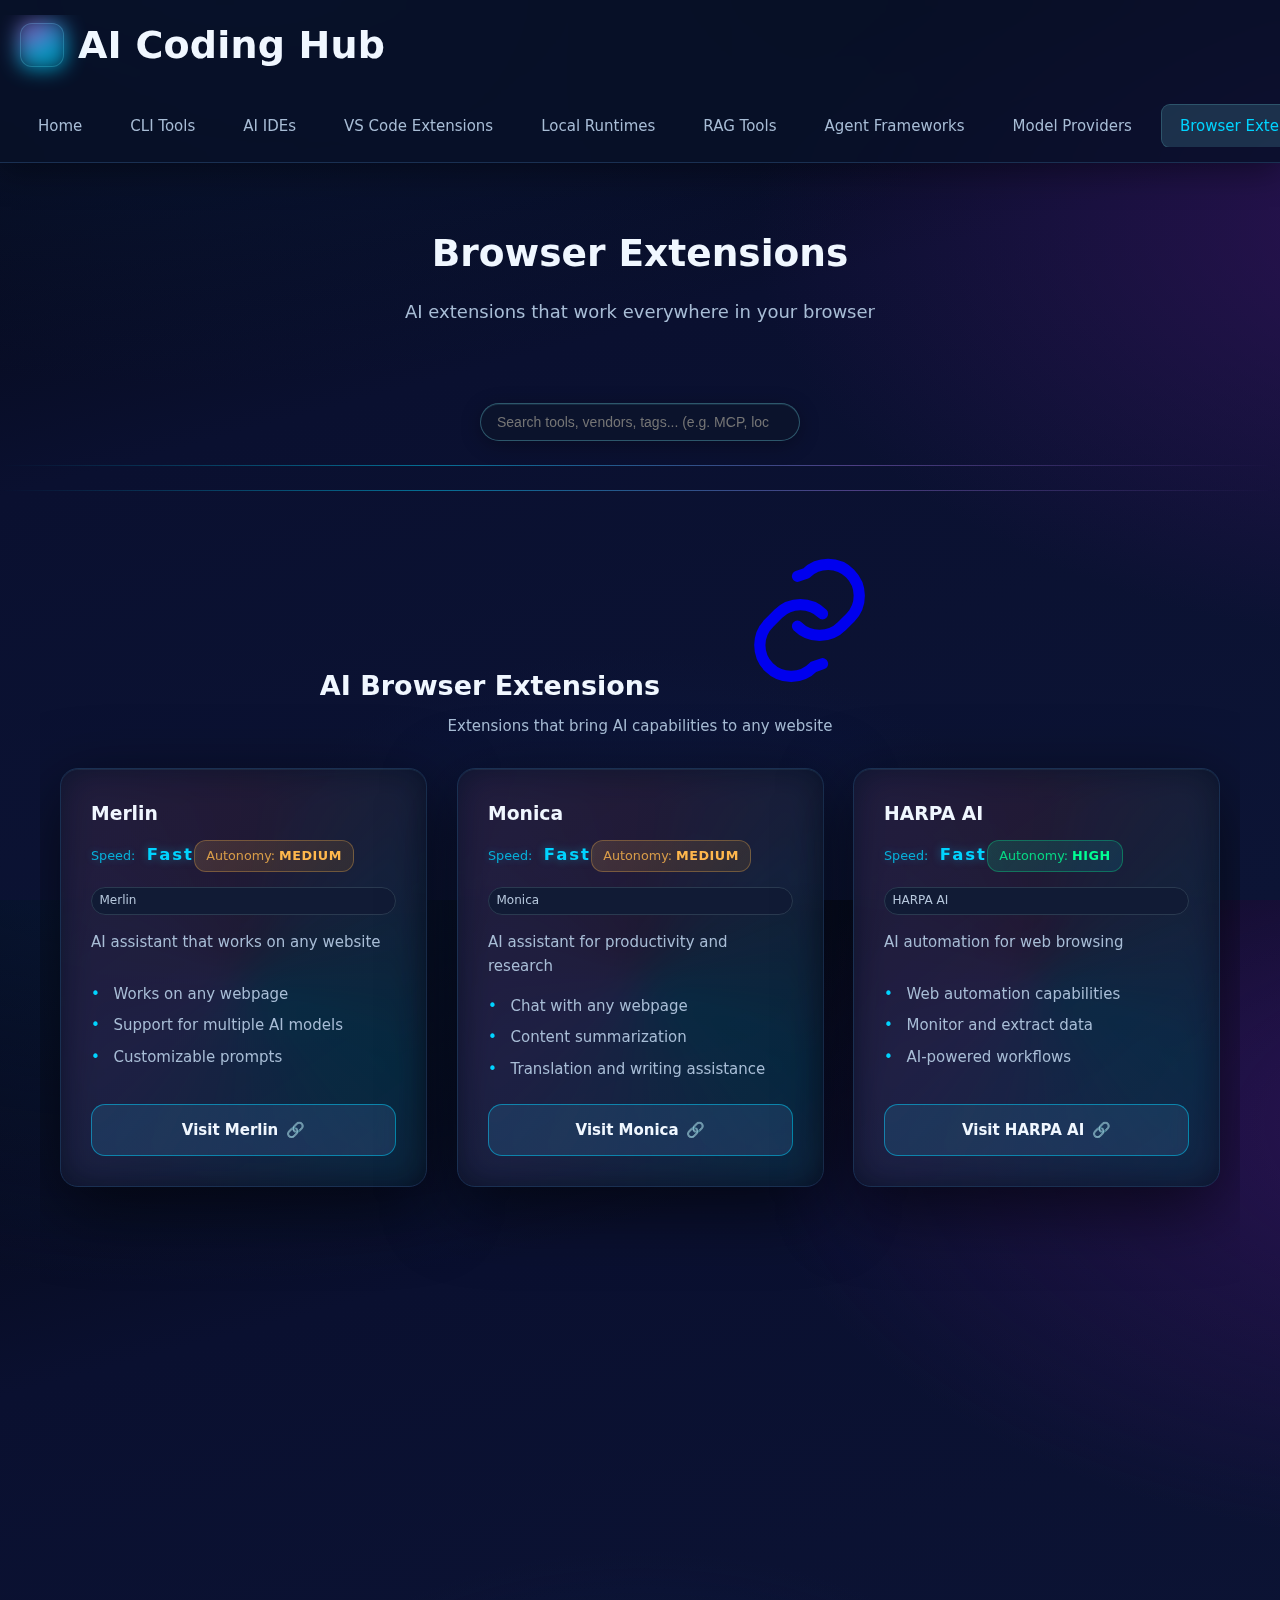
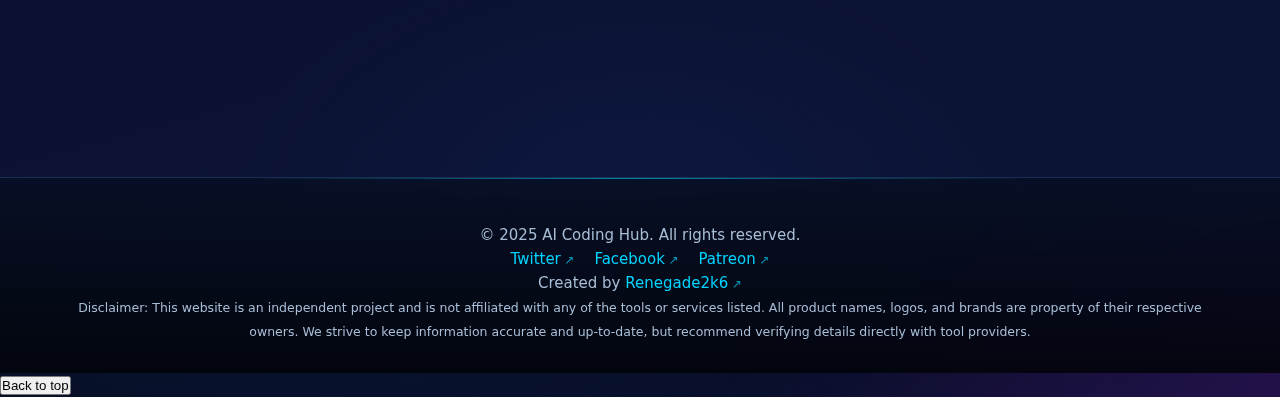
<file: pages/browser-extensions.html>
<!DOCTYPE html>
<html lang="en">
<head>
    <meta charset="UTF-8">
    <meta name="viewport" content="width=device-width, initial-scale=1.0">
    <meta name="description" content="Compare AI browser extensions in 2025 including Merlin, Monica, HARPA AI, and Compose AI. Bring AI capabilities to any website with these powerful browser extensions.">
    <meta name="keywords" content="AI browser extensions, browser AI, Merlin, Monica, HARPA AI, Compose AI, web AI, browser automation, AI web tools, AI productivity extensions">
    <meta name="author" content="Renegade2k6">
    <meta name="robots" content="index, follow">
    <meta property="og:title" content="AI Browser Extensions 2025 - AI Coding Hub">
    <meta property="og:description" content="Compare AI browser extensions in 2025 including Merlin, Monica, HARPA AI, and Compose AI. Bring AI capabilities to any website with these powerful browser extensions.">
    <meta property="og:type" content="website">
    <meta property="og:url" content="https://ai-coding-hub.infy.uk/pages/browser-extensions.html">
    <meta property="og:image" content="https://ai-coding-hub.infy.uk/assets/browser-extensions-preview.jpg">
    <meta property="og:site_name" content="AI Coding Hub">
    <meta name="twitter:card" content="summary_large_image">
    <meta name="twitter:title" content="AI Browser Extensions 2025 - AI Coding Hub">
    <meta name="twitter:description" content="Compare AI browser extensions in 2025 including Merlin, Monica, HARPA AI, and Compose AI.">
    <meta name="twitter:image" content="https://ai-coding-hub.infy.uk/assets/browser-extensions-preview.jpg">
    <meta name="twitter:creator" content="@Renegade2k6">
    <link rel="icon" href="../assets/favicon.ico" type="image/x-icon">
    <title>AI Browser Extensions 2025 - AI Coding Hub</title>
    <link rel="stylesheet" href="../css/style.css">
    <link rel="canonical" href="https://ai-coding-hub.infy.uk/pages/browser-extensions.html">
</head>
<body>
    <header>
        <div class="container">
            <div style="display: flex; gap: 14px; align-items: center;">
                <div class="logo" style="width: 44px; height: 44px; border-radius: 12px; position: relative; isolation: isolate; background: linear-gradient(180deg,#0f1d3e,#0a1328); box-shadow: inset 0 0 0 1px rgba(125,249,255,.25);" aria-hidden="true">
                    <div style="position: absolute; inset: -2px; border-radius: 14px; background: conic-gradient(from 210deg, var(--accent), var(--accent-2), #0cf, var(--accent)); filter: blur(10px); opacity: .7; z-index: -1;"></div>
                </div>
                <h1>AI Coding Hub</h1>
            </div>
            <nav>
                <ul>
                    <li><a href="../index.html">Home</a></li>
                    <li><a href="cli-tools.html">CLI Tools</a></li>
                    <li><a href="ides.html">AI IDEs</a></li>
                    <li><a href="extensions.html">VS Code Extensions</a></li>
                    <li><a href="local-runtimes.html">Local Runtimes</a></li>
                    <li><a href="rag-tools.html">RAG Tools</a></li>
                    <li><a href="agent-frameworks.html">Agent Frameworks</a></li>
                    <li><a href="model-providers.html">Model Providers</a></li>
                    <li><a href="browser-extensions.html" class="active">Browser Extensions</a></li>
                    <li><a href="mcp.html">MCP</a></li>
                    <li><a href="code-review.html">Code Review</a></li>
                    <li><a href="testing.html">Testing</a></li>
                    <li><a href="web-builders.html">Web Builders</a></li>
                    <li><a href="contact.html">Contact</a></li>
                </ul>
            </nav>
        </div>
    </header>

    <main>
        <section class="hero">
            <div class="container">
                <h2>Browser Extensions</h2>
                <p>AI extensions that work everywhere in your browser</p>
            </div>
        </section>

        <div class="divider"></div>

        <section class="content">
            <div class="container">
                <div class="category-intro">
                    <h3>AI Browser Extensions</h3>
                    <p>Extensions that bring AI capabilities to any website</p>
                </div>

                <div class="tool-grid">
                    <div class="tool-card">
                        <h4>Merlin</h4>
                        <div class="tag">Merlin</div>
                        <p>AI assistant that works on any website</p>
                        <div class="latency">⚡⚡⚡⚡</div>
                        <div class="autonomy">Medium</div>
                        <ul>
                            <li>Works on any webpage</li>
                            <li>Support for multiple AI models</li>
                            <li>Customizable prompts</li>
                        </ul>
                        <a href="https://www.getmerlin.in/" target="_blank" rel="noopener" class="btn btn-external">Visit Merlin</a>
                    </div>
                    <div class="tool-card">
                        <h4>Monica</h4>
                        <div class="tag">Monica</div>
                        <p>AI assistant for productivity and research</p>
                        <div class="latency">⚡⚡⚡⚡</div>
                        <div class="autonomy">Medium</div>
                        <ul>
                            <li>Chat with any webpage</li>
                            <li>Content summarization</li>
                            <li>Translation and writing assistance</li>
                        </ul>
                        <a href="https://monica.im/" target="_blank" rel="noopener" class="btn btn-external">Visit Monica</a>
                    </div>
                    <div class="tool-card">
                        <h4>HARPA AI</h4>
                        <div class="tag">HARPA AI</div>
                        <p>AI automation for web browsing</p>
                        <div class="latency">⚡⚡⚡⚡</div>
                        <div class="autonomy">High</div>
                        <ul>
                            <li>Web automation capabilities</li>
                            <li>Monitor and extract data</li>
                            <li>AI-powered workflows</li>
                        </ul>
                        <a href="https://harpa.ai/" target="_blank" rel="noopener" class="btn btn-external">Visit HARPA AI</a>
                    </div>
                    <div class="tool-card">
                        <h4>Compose AI</h4>
                        <div class="tag">Compose AI</div>
                        <p>AI writing assistant for all text inputs</p>
                        <div class="latency">⚡⚡⚡⚡</div>
                        <div class="autonomy">Low</div>
                        <ul>
                            <li>Autocomplete for any text field</li>
                            <li>Writing templates</li>
                            <li>Multi-language support</li>
                        </ul>
                        <a href="https://compose.ai/" target="_blank" rel="noopener" class="btn btn-external">Visit Compose AI</a>
                    </div>
                </div>
            </div>
        </section>
    </main>

    <footer>
        <div class="container">
            <p>&copy; 2025 AI Coding Hub. All rights reserved.</p>
            <div class="social-links">
                <a href="https://x.com/Renegade2k6News" target="_blank" style="color: var(--accent); text-decoration: none; margin-right: 15px;">Twitter</a>
                <a href="https://www.facebook.com/ren2k6" target="_blank" style="color: var(--accent); text-decoration: none; margin-right: 15px;">Facebook</a>
                <a href="https://www.patreon.com/renegade2k6UK" target="_blank" style="color: var(--accent); text-decoration: none;">Patreon</a>
            </div>
            <p>Created by <a href="https://www.patreon.com/renegade2k6UK" target="_blank" style="color: var(--accent); text-decoration: none;">Renegade2k6</a></p>
            <div class="disclaimer">
                <p><small>Disclaimer: This website is an independent project and is not affiliated with any of the tools or services listed. All product names, logos, and brands are property of their respective owners. We strive to keep information accurate and up-to-date, but recommend verifying details directly with tool providers.</small></p>
            </div>
        </div>
    </footer>

    <script src="../js/card-enhancements.js"></script>
    <script src="../js/main.js"></script>
    <script src="../js/search.js"></script>
</body>
</html>
</file>
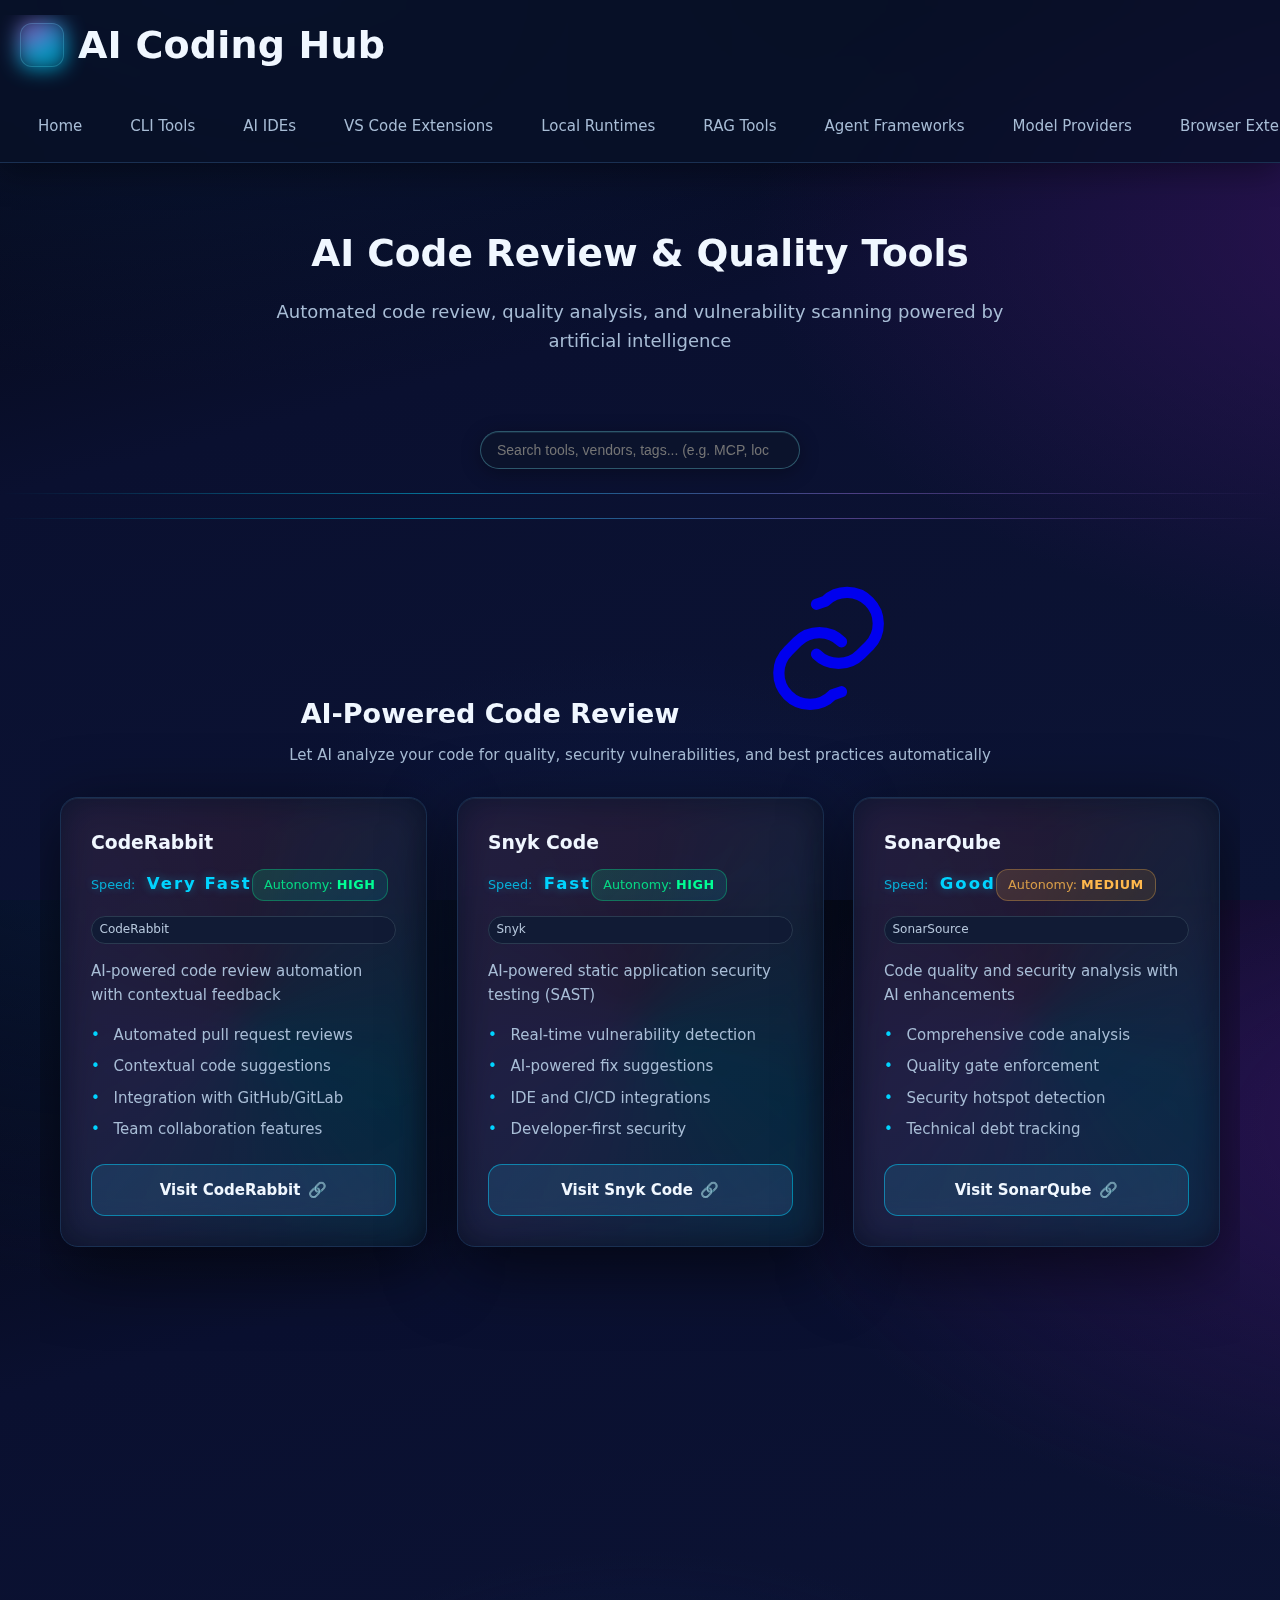
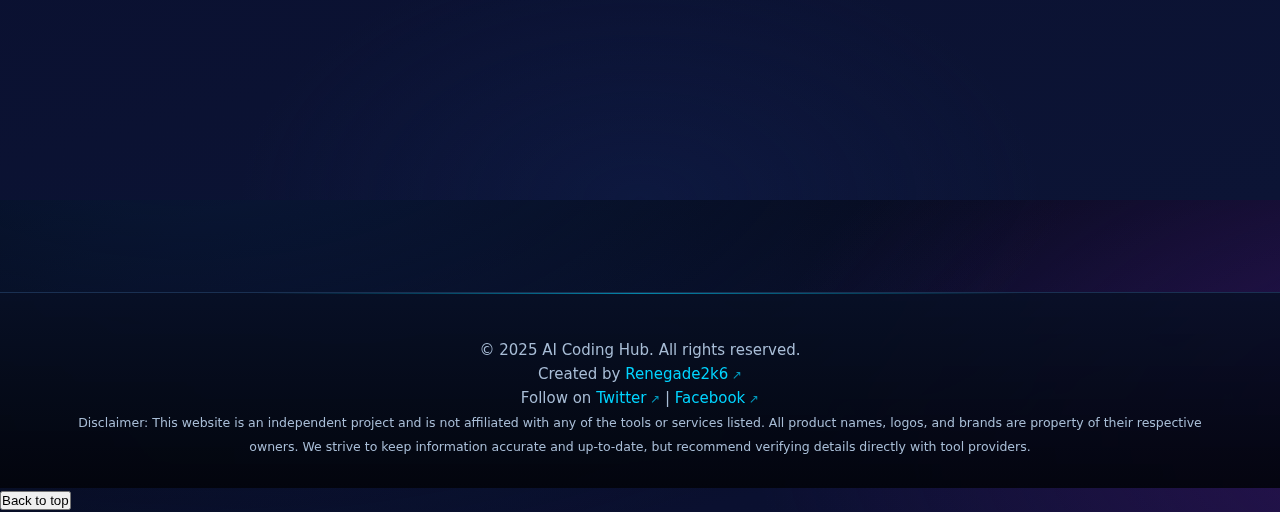
<file: pages/code-review.html>
<!DOCTYPE html>
<html lang="en">
<head>
    <meta charset="UTF-8">
    <meta name="viewport" content="width=device-width, initial-scale=1.0">
    <meta name="description" content="AI Code Review & Quality Tools - Automated code review, quality analysis, vulnerability scanning, and code optimization tools powered by artificial intelligence.">
    <meta name="keywords" content="AI code review, automated code review, code quality, static analysis, vulnerability scanning, code optimization, CodeRabbit, DeepCode, SonarQube AI, Codacy">
    <meta name="author" content="Renegade2k6">
    <meta name="robots" content="index, follow">
    <meta property="og:title" content="AI Code Review & Quality Tools - AI Coding Hub">
    <meta property="og:description" content="Discover the best AI-powered code review and quality analysis tools. Automated code reviews, vulnerability scanning, and quality optimization.">
    <meta property="og:type" content="website">
    <meta property="og:url" content="https://ai-coding-hub.infy.uk/pages/code-review.html">
    <meta property="og:image" content="https://ai-coding-hub.infy.uk/assets/code-review-preview.jpg">
    <meta property="og:site_name" content="AI Coding Hub">
    <meta name="twitter:card" content="summary_large_image">
    <meta name="twitter:title" content="AI Code Review & Quality Tools - AI Coding Hub">
    <meta name="twitter:description" content="Discover the best AI-powered code review and quality analysis tools. Automated code reviews, vulnerability scanning, and quality optimization.">
    <meta name="twitter:image" content="https://ai-coding-hub.infy.uk/assets/code-review-preview.jpg">
    <meta name="twitter:creator" content="@Renegade2k6">
    <link rel="icon" href="../assets/favicon.ico" type="image/x-icon">
    <title>AI Code Review & Quality Tools - AI Coding Hub</title>
    <link rel="stylesheet" href="../css/style.css">
    <link rel="canonical" href="https://ai-coding-hub.infy.uk/pages/code-review.html">
</head>
<body>
    <a href="#main-content" class="skip-link">Skip to main content</a>
    <header>
        <div class="container">
            <div style="display: flex; gap: 14px; align-items: center;">
                <div class="logo" style="width: 44px; height: 44px; border-radius: 12px; position: relative; isolation: isolate; background: linear-gradient(180deg,#0f1d3e,#0a1328); box-shadow: inset 0 0 0 1px rgba(125,249,255,.25);" aria-hidden="true">
                    <div style="position: absolute; inset: -2px; border-radius: 14px; background: conic-gradient(from 210deg, var(--accent), var(--accent-2), #0cf, var(--accent)); filter: blur(10px); opacity: .7; z-index: -1;"></div>
                </div>
                <h1>AI Coding Hub</h1>
            </div>
            <nav>
                <ul>
                    <li><a href="../index.html">Home</a></li>
                    <li><a href="cli-tools.html">CLI Tools</a></li>
                    <li><a href="ides.html">AI IDEs</a></li>
                    <li><a href="extensions.html">VS Code Extensions</a></li>
                    <li><a href="local-runtimes.html">Local Runtimes</a></li>
                    <li><a href="rag-tools.html">RAG Tools</a></li>
                    <li><a href="agent-frameworks.html">Agent Frameworks</a></li>
                    <li><a href="model-providers.html">Model Providers</a></li>
                    <li><a href="browser-extensions.html">Browser Extensions</a></li>
                    <li><a href="mcp.html">MCP</a></li>
                    <li><a href="code-review.html" class="active">Code Review</a></li>
                    <li><a href="testing.html">Testing</a></li>
                    <li><a href="web-builders.html">Web Builders</a></li>
                    <li><a href="contact.html">Contact</a></li>
                </ul>
            </nav>
        </div>
    </header>

    <main id="main-content">
        <section class="hero">
            <div class="container">
                <h2>AI Code Review & Quality Tools</h2>
                <p>Automated code review, quality analysis, and vulnerability scanning powered by artificial intelligence</p>
            </div>
        </section>

        <div class="divider"></div>

        <section class="content">
            <div class="container">
                <div class="category-intro">
                    <h3>AI-Powered Code Review</h3>
                    <p>Let AI analyze your code for quality, security vulnerabilities, and best practices automatically</p>
                </div>

                <div class="tool-grid">
                    <div class="tool-card">
                        <h4>CodeRabbit</h4>
                        <div class="tag">CodeRabbit</div>
                        <p>AI-powered code review automation with contextual feedback</p>
                        <div class="latency">⚡⚡⚡⚡⚡</div>
                        <div class="autonomy">High</div>
                        <ul>
                            <li>Automated pull request reviews</li>
                            <li>Contextual code suggestions</li>
                            <li>Integration with GitHub/GitLab</li>
                            <li>Team collaboration features</li>
                        </ul>
                        <a href="https://coderabbit.ai" target="_blank" rel="noopener" class="btn btn-external">Visit CodeRabbit</a>
                    </div>
                    
                    <div class="tool-card">
                        <h4>Snyk Code</h4>
                        <div class="tag">Snyk</div>
                        <p>AI-powered static application security testing (SAST)</p>
                        <div class="latency">⚡⚡⚡⚡</div>
                        <div class="autonomy">High</div>
                        <ul>
                            <li>Real-time vulnerability detection</li>
                            <li>AI-powered fix suggestions</li>
                            <li>IDE and CI/CD integrations</li>
                            <li>Developer-first security</li>
                        </ul>
                        <a href="https://snyk.io/product/snyk-code/" target="_blank" rel="noopener" class="btn btn-external">Visit Snyk Code</a>
                    </div>

                    <div class="tool-card">
                        <h4>SonarQube</h4>
                        <div class="tag">SonarSource</div>
                        <p>Code quality and security analysis with AI enhancements</p>
                        <div class="latency">⚡⚡⚡</div>
                        <div class="autonomy">Medium</div>
                        <ul>
                            <li>Comprehensive code analysis</li>
                            <li>Quality gate enforcement</li>
                            <li>Security hotspot detection</li>
                            <li>Technical debt tracking</li>
                        </ul>
                        <a href="https://www.sonarqube.org/" target="_blank" rel="noopener" class="btn btn-external">Visit SonarQube</a>
                    </div>

                    <div class="tool-card">
                        <h4>Codacy</h4>
                        <div class="tag">Codacy</div>
                        <p>Automated code quality analysis with AI insights</p>
                        <div class="latency">⚡⚡⚡⚡</div>
                        <div class="autonomy">High</div>
                        <ul>
                            <li>Automated code reviews</li>
                            <li>Quality metrics tracking</li>
                            <li>Security vulnerability detection</li>
                            <li>Team productivity insights</li>
                        </ul>
                        <a href="https://www.codacy.com/" target="_blank" rel="noopener" class="btn btn-external">Visit Codacy</a>
                    </div>

                    <div class="tool-card">
                        <h4>DeepSource</h4>
                        <div class="tag">DeepSource</div>
                        <p>AI-powered code health analysis and automatic fixes</p>
                        <div class="latency">⚡⚡⚡⚡</div>
                        <div class="autonomy">High</div>
                        <ul>
                            <li>Automatic issue resolution</li>
                            <li>Code health monitoring</li>
                            <li>Performance optimization</li>
                            <li>Multiple language support</li>
                        </ul>
                        <a href="https://deepsource.io/" target="_blank" rel="noopener" class="btn btn-external">Visit DeepSource</a>
                    </div>

                    <div class="tool-card">
                        <h4>Amazon CodeGuru</h4>
                        <div class="tag">Amazon</div>
                        <p>ML-powered code reviews and performance recommendations</p>
                        <div class="latency">⚡⚡⚡</div>
                        <div class="autonomy">Medium</div>
                        <ul>
                            <li>ML-powered code reviews</li>
                            <li>Application performance profiling</li>
                            <li>Cost optimization recommendations</li>
                            <li>AWS ecosystem integration</li>
                        </ul>
                        <a href="https://aws.amazon.com/codeguru/" target="_blank" rel="noopener" class="btn btn-external">Visit CodeGuru</a>
                    </div>
                </div>
            </div>
        </section>
    </main>

    <footer>
        <div class="container">
            <p>&copy; 2025 AI Coding Hub. All rights reserved.</p>
            <p>Created by <a href="https://www.patreon.com/renegade2k6UK" target="_blank" style="color: var(--accent); text-decoration: none;">Renegade2k6</a></p>
            <p>Follow on <a href="https://x.com/Renegade2k6News" target="_blank" style="color: var(--accent); text-decoration: none;">Twitter</a> | <a href="https://www.facebook.com/ren2k6" target="_blank" style="color: var(--accent); text-decoration: none;">Facebook</a></p>
            <div class="disclaimer">
                <p><small>Disclaimer: This website is an independent project and is not affiliated with any of the tools or services listed. All product names, logos, and brands are property of their respective owners. We strive to keep information accurate and up-to-date, but recommend verifying details directly with tool providers.</small></p>
            </div>
        </div>
    </footer>

    <script src="../js/card-enhancements.js"></script>
    <script src="../js/main.js"></script>
    <script src="../js/search.js"></script>
</body>
</html>
</file>
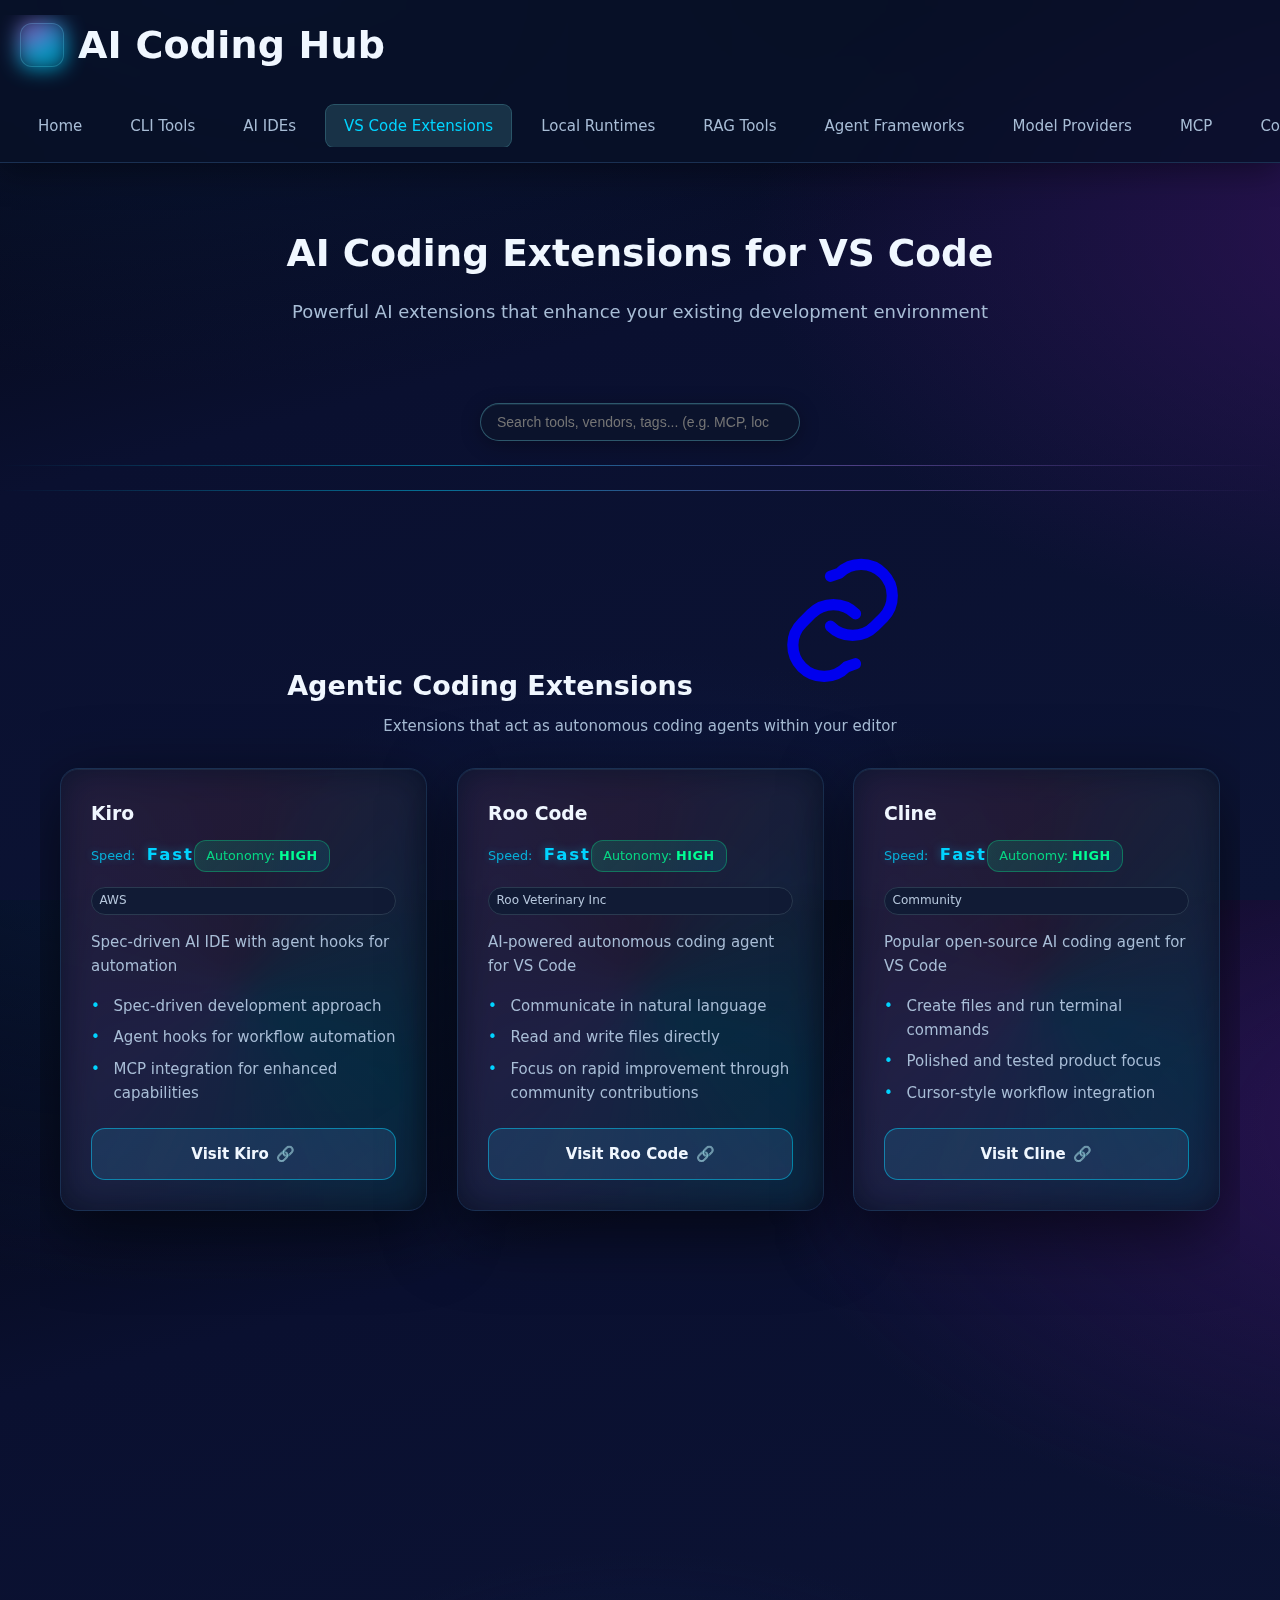
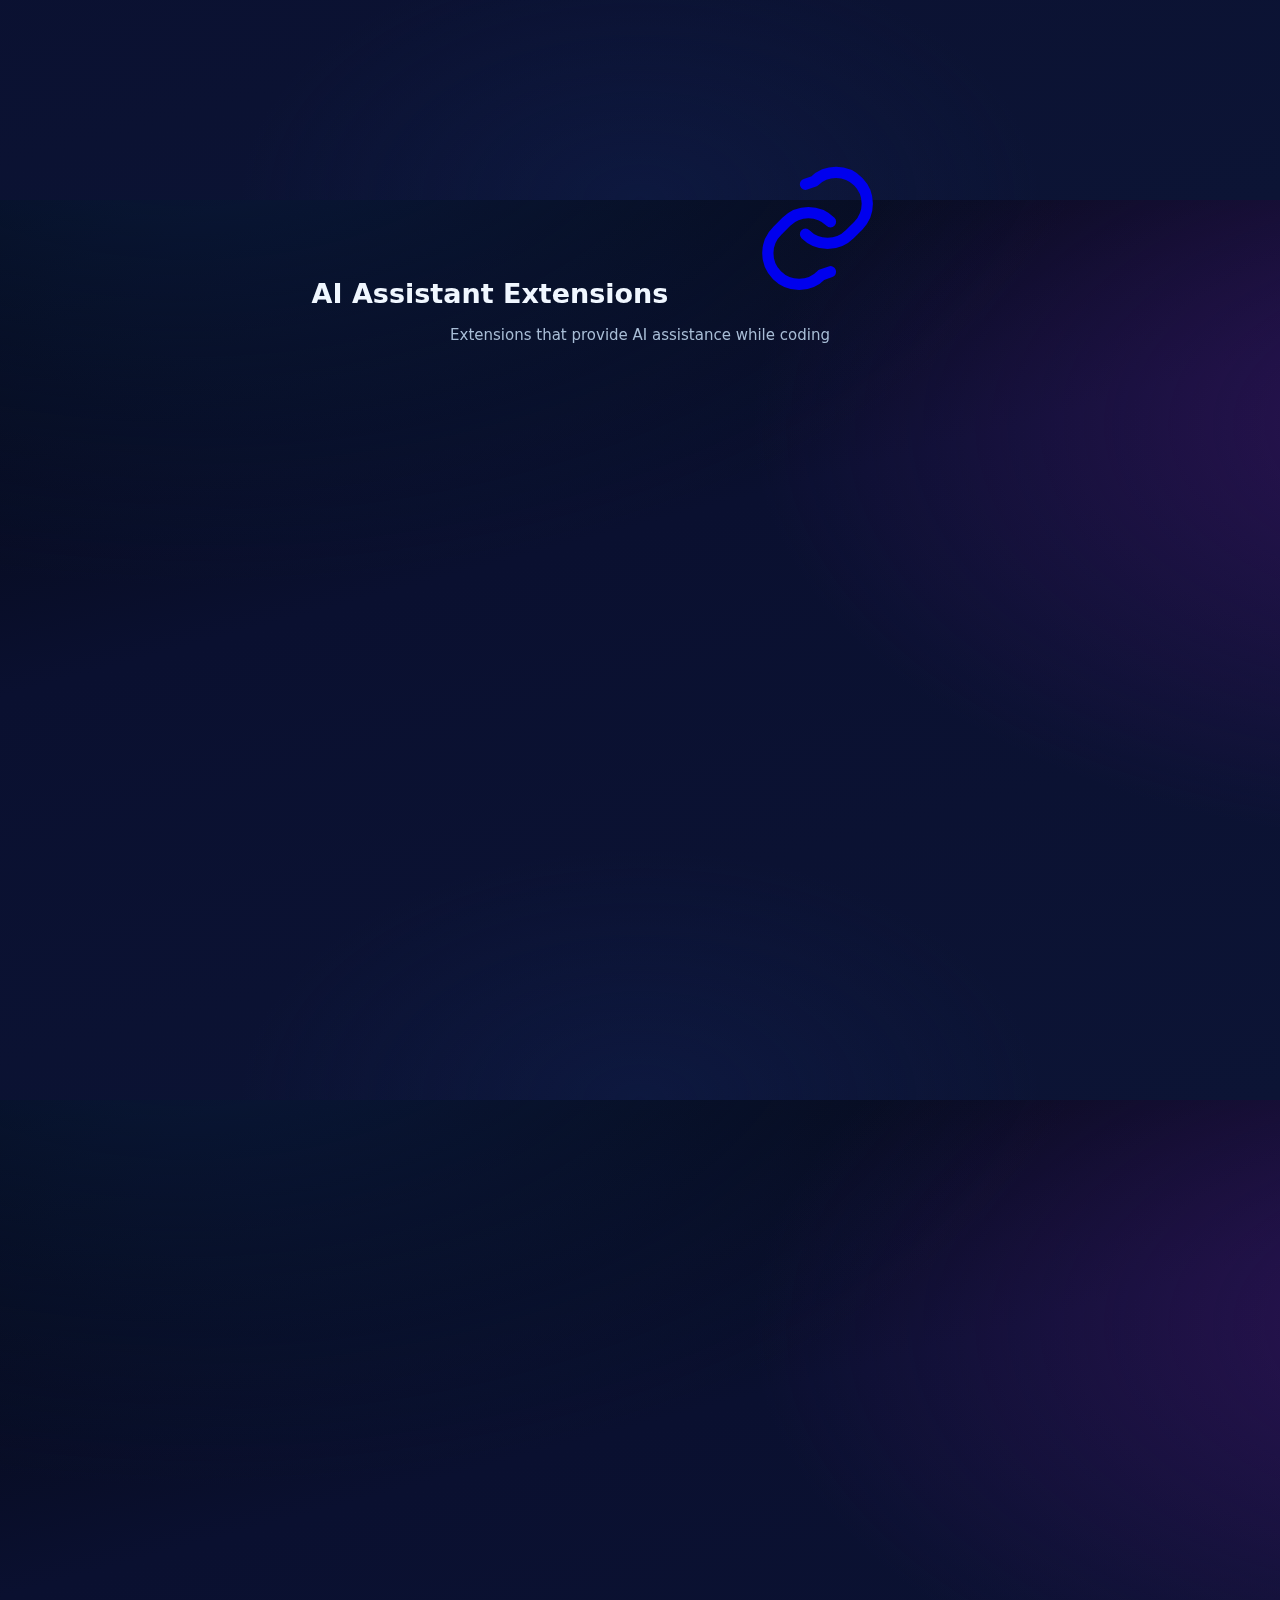
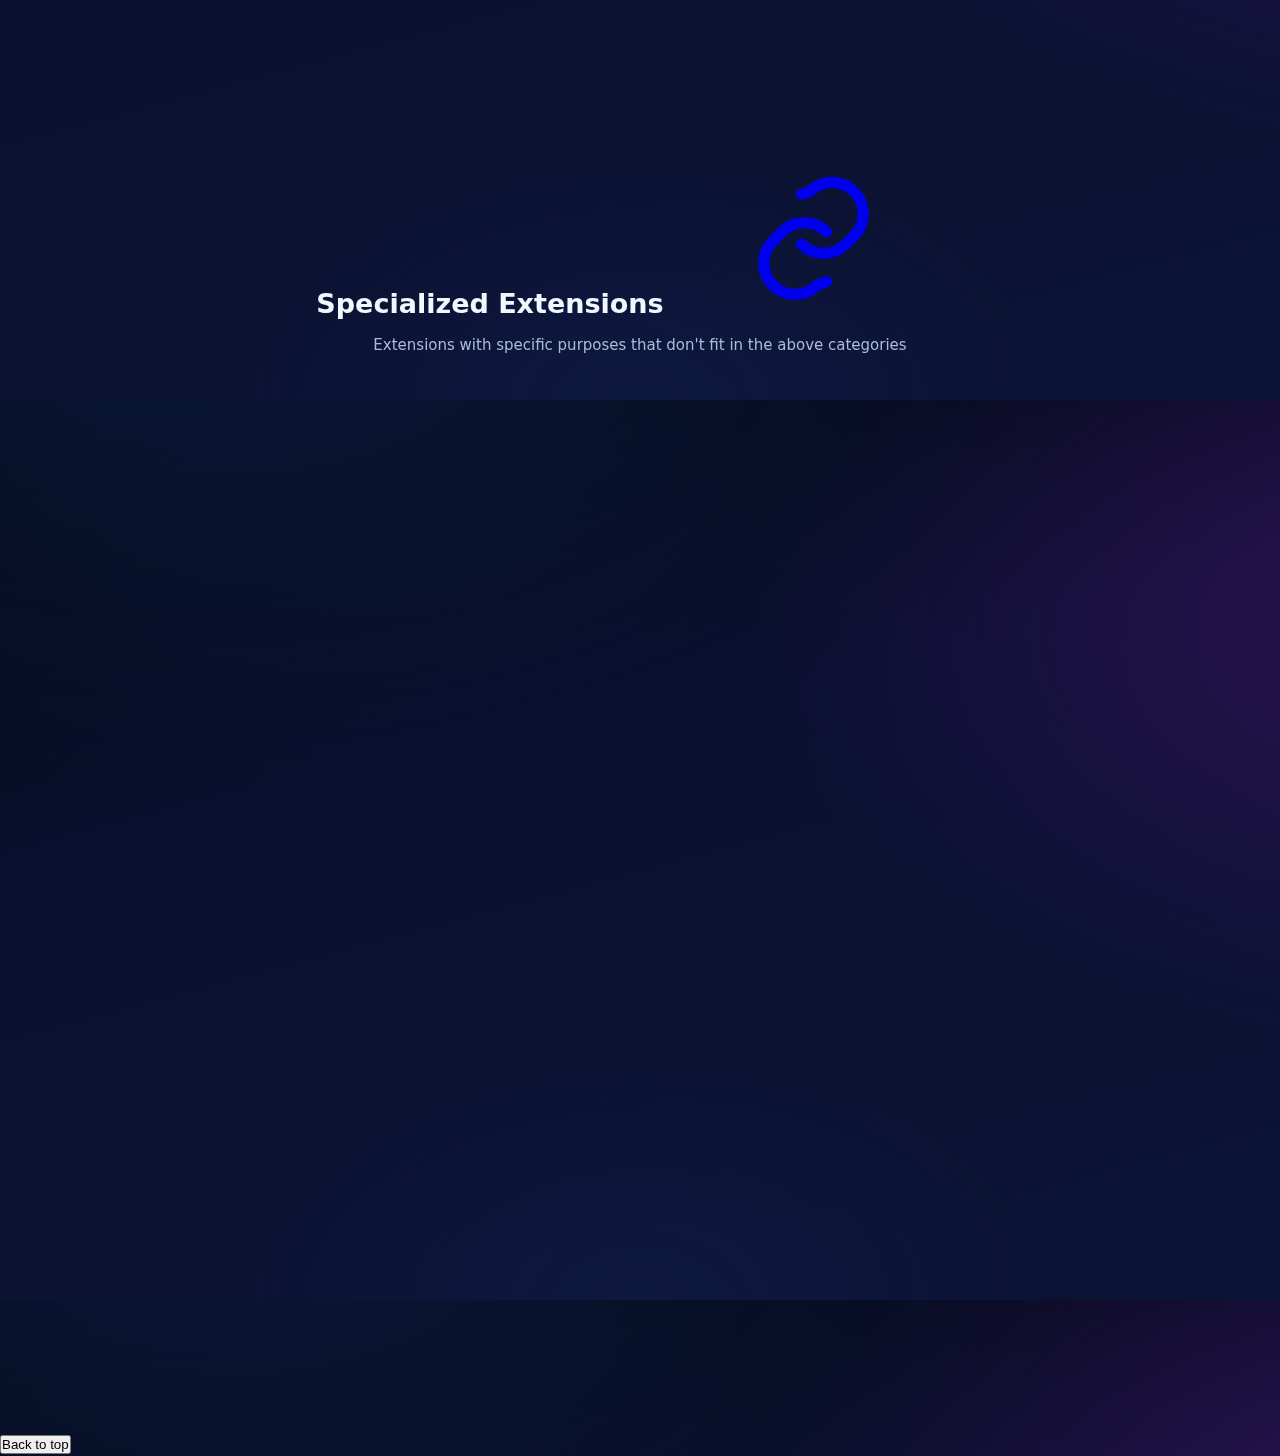
<file: pages/extensions.html>
<!DOCTYPE html>
<html lang="en">
<head>
    <meta charset="UTF-8">
    <meta name="viewport" content="width=device-width, initial-scale=1.0">
    <meta name="description" content="Compare the best AI coding extensions for VS Code in 2025 including Kiro, Roo Code, Cline, Kilo Code, Continue.dev, GitHub Copilot, Sourcegraph Cody, Codeium, Tabnine, Supermaven, and Tabby. Enhance your existing development environment with AI capabilities.">
    <meta name="keywords" content="VS Code extensions, AI coding extensions, VS Code AI, coding extensions, GitHub Copilot, Sourcegraph Cody, Codeium, Tabnine, Supermaven, Cline, Kiro, Roo Code, Kilo Code, Continue.dev, Tabby">
    <meta name="author" content="Renegade2k6">
    <meta name="robots" content="index, follow">
    <meta property="og:title" content="VS Code AI Extensions Comparison 2025 - AI Coding Hub">
    <meta property="og:description" content="Compare the best AI coding extensions for VS Code in 2025 including GitHub Copilot, Sourcegraph Cody, Codeium, Tabnine, Supermaven, Cline, Kiro, and more.">
    <meta property="og:type" content="website">
    <meta property="og:url" content="https://renegade2k6.github.io/ai-coding-hub/pages/extensions.html">
    <meta property="og:image" content="https://renegade2k6.github.io/ai-coding-hub/assets/extensions-preview.jpg">
    <meta property="og:site_name" content="AI Coding Hub">
    <meta name="twitter:card" content="summary_large_image">
    <meta name="twitter:title" content="VS Code AI Extensions Comparison 2025 - AI Coding Hub">
    <meta name="twitter:description" content="Compare the best AI coding extensions for VS Code in 2025 including GitHub Copilot, Sourcegraph Cody, Codeium, Tabnine, Supermaven, Cline, Kiro, and more.">
    <meta name="twitter:image" content="https://renegade2k6.github.io/ai-coding-hub/assets/extensions-preview.jpg">
    <meta name="twitter:creator" content="@Renegade2k6">
    <link rel="icon" href="../assets/favicon.ico" type="image/x-icon">
    <title>VS Code AI Extensions Comparison 2025 - AI Coding Hub</title>
    <link rel="stylesheet" href="../css/style.css">
    <link rel="canonical" href="https://renegade2k6.github.io/ai-coding-hub/pages/extensions.html">
</head>
<body>
    <header>
        <div class="container">
            <div style="display: flex; gap: 14px; align-items: center;">
                <div class="logo" style="width: 44px; height: 44px; border-radius: 12px; position: relative; isolation: isolate; background: linear-gradient(180deg,#0f1d3e,#0a1328); box-shadow: inset 0 0 0 1px rgba(125,249,255,.25);" aria-hidden="true">
                    <div style="position: absolute; inset: -2px; border-radius: 14px; background: conic-gradient(from 210deg, var(--accent), var(--accent-2), #0cf, var(--accent)); filter: blur(10px); opacity: .7; z-index: -1;"></div>
                </div>
                <h1>AI Coding Hub</h1>
            </div>
            <nav>
                <ul>
                    <li><a href="../index.html">Home</a></li>
                    <li><a href="cli-tools.html">CLI Tools</a></li>
                    <li><a href="ides.html">AI IDEs</a></li>
                    <li><a href="extensions.html" class="active">VS Code Extensions</a></li>
                    <li><a href="local-runtimes.html">Local Runtimes</a></li>
                    <li><a href="rag-tools.html">RAG Tools</a></li>
                    <li><a href="agent-frameworks.html">Agent Frameworks</a></li>
                    <li><a href="model-providers.html">Model Providers</a></li>
                    <li><a href="mcp.html">MCP</a></li>
                    <li><a href="code-review.html">Code Review</a></li>
                    <li><a href="testing.html">Testing</a></li>
                    <li><a href="web-builders.html">Web Builders</a></li>
                    <li><a href="contact.html">Contact</a></li>
                </ul>
            </nav>
        </div>
    </header>

    <main>
        <section class="hero">
            <div class="container">
                <h2>AI Coding Extensions for VS Code</h2>
                <p>Powerful AI extensions that enhance your existing development environment</p>
            </div>
        </section>

        <div class="divider"></div>

        <section class="content">
            <div class="container">
                <div class="category-intro">
                    <h3>Agentic Coding Extensions</h3>
                    <p>Extensions that act as autonomous coding agents within your editor</p>
                </div>

                <div class="tool-grid">
                    <div class="tool-card">
                        <h4>Kiro</h4>
                        <div class="tag">AWS</div>
                        <p>Spec-driven AI IDE with agent hooks for automation</p>
                        <div class="latency">⚡⚡⚡⚡</div>
                        <div class="autonomy">High</div>
                        <ul>
                            <li>Spec-driven development approach</li>
                            <li>Agent hooks for workflow automation</li>
                            <li>MCP integration for enhanced capabilities</li>
                        </ul>
                        <a href="https://aws.amazon.com/q/developer/" target="_blank" rel="noopener" class="btn btn-external">Visit Kiro</a>
                    </div>
                    <div class="tool-card">
                        <h4>Roo Code</h4>
                        <div class="tag">Roo Veterinary Inc</div>
                        <p>AI-powered autonomous coding agent for VS Code</p>
                        <div class="latency">⚡⚡⚡⚡</div>
                        <div class="autonomy">High</div>
                        <ul>
                            <li>Communicate in natural language</li>
                            <li>Read and write files directly</li>
                            <li>Focus on rapid improvement through community contributions</li>
                        </ul>
                        <a href="https://marketplace.visualstudio.com/items?itemName=RooVeterinaryInc.roo-cline" target="_blank" rel="noopener" class="btn btn-external">Visit Roo Code</a>
                    </div>
                    <div class="tool-card">
                        <h4>Cline</h4>
                        <div class="tag">Community</div>
                        <p>Popular open-source AI coding agent for VS Code</p>
                        <div class="latency">⚡⚡⚡⚡</div>
                        <div class="autonomy">High</div>
                        <ul>
                            <li>Create files and run terminal commands</li>
                            <li>Polished and tested product focus</li>
                            <li>Cursor-style workflow integration</li>
                        </ul>
                        <a href="https://cline.bot/" target="_blank" rel="noopener" class="btn btn-external">Visit Cline</a>
                    </div>
                    <div class="tool-card">
                        <h4>Kilo Code</h4>
                        <div class="tag">KiloCode</div>
                        <p>Combines the best features from Cline, RooCode, and Continue</p>
                        <div class="latency">⚡⚡⚡⚡</div>
                        <div class="autonomy">High</div>
                        <ul>
                            <li>Generate code from natural language</li>
                            <li>Checks its own work automatically</li>
                            <li>Run terminal commands and automate browser tasks</li>
                        </ul>
                        <a href="https://kilocode.ai/" target="_blank" rel="noopener" class="btn btn-external">Visit Kilo Code</a>
                    </div>
                    <div class="tool-card">
                        <h4>Continue.dev</h4>
                        <div class="tag">Continue</div>
                        <p>Open-source autopilot for codebases</p>
                        <div class="latency">⚡⚡⚡</div>
                        <div class="autonomy">High</div>
                        <ul>
                            <li>Open-source and self-hostable</li>
                            <li>Flexible model support (Ollama, OpenAI, etc.)</li>
                            <li>MCP support for enhanced capabilities</li>
                        </ul>
                        <a href="https://www.continue.dev/" target="_blank" rel="noopener" class="btn btn-external">Visit Continue.dev</a>
                    </div>
                </div>

                <div class="category-intro">
                    <h3>AI Assistant Extensions</h3>
                    <p>Extensions that provide AI assistance while coding</p>
                </div>

                <div class="tool-grid">
                    <div class="tool-card">
                        <h4>GitHub Copilot</h4>
                        <div class="tag">GitHub</div>
                        <p>AI pair programmer that suggests code in real-time</p>
                        <div class="latency">⚡⚡⚡⚡</div>
                        <div class="autonomy">Medium</div>
                        <ul>
                            <li>Real-time code suggestions</li>
                            <li>Support for dozens of programming languages</li>
                            <li>Deep GitHub ecosystem integration</li>
                        </ul>
                        <a href="https://github.com/features/copilot" target="_blank" rel="noopener" class="btn btn-external">Visit GitHub Copilot</a>
                    </div>
                    <div class="tool-card">
                        <h4>Sourcegraph Cody</h4>
                        <div class="tag">Sourcegraph</div>
                        <p>AI coding assistant with deep code search context</p>
                        <div class="latency">⚡⚡⚡⚡</div>
                        <div class="autonomy">Medium</div>
                        <ul>
                            <li>Deep code search and understanding</li>
                            <li>Context-aware suggestions</li>
                            <li>Enterprise-grade security</li>
                        </ul>
                        <a href="https://sourcegraph.com/cody" target="_blank" rel="noopener" class="btn btn-external">Visit Sourcegraph Cody</a>
                    </div>
                    <div class="tool-card">
                        <h4>Codeium</h4>
                        <div class="tag">Codeium</div>
                        <p>Free AI-powered toolkit for developers</p>
                        <div class="latency">⚡⚡⚡⚡</div>
                        <div class="autonomy">Medium</div>
                        <ul>
                            <li>Free to use with no rate limits</li>
                            <li>Fast and accurate code completions</li>
                            <li>Chat and search capabilities</li>
                        </ul>
                        <a href="https://codeium.com/" target="_blank" rel="noopener" class="btn btn-external">Visit Codeium</a>
                    </div>
                    <div class="tool-card">
                        <h4>Tabnine</h4>
                        <div class="tag">Tabnine</div>
                        <p>AI code assistant with enterprise features</p>
                        <div class="latency">⚡⚡⚡⚡</div>
                        <div class="autonomy">Medium</div>
                        <ul>
                            <li>Trained on code from your team</li>
                            <li>Enterprise-grade security</li>
                            <li>Support for 30+ languages</li>
                        </ul>
                        <a href="https://www.tabnine.com/" target="_blank" rel="noopener" class="btn btn-external">Visit Tabnine</a>
                    </div>
                    <div class="tool-card">
                        <h4>Supermaven</h4>
                        <div class="tag">Supermaven</div>
                        <p>Fast AI code completion with low latency</p>
                        <div class="latency">⚡⚡⚡⚡⚡</div>
                        <div class="autonomy">Low</div>
                        <ul>
                            <li>Ultra-low latency completions</li>
                            <li>Privacy-focused</li>
                            <li>Free tier available</li>
                        </ul>
                        <a href="https://www.supermaven.com/" target="_blank" rel="noopener" class="btn btn-external">Visit Supermaven</a>
                    </div>
                    <div class="tool-card">
                        <h4>Snyk</h4>
                        <div class="tag">Snyk</div>
                        <p>Security-focused code analysis and vulnerability detection</p>
                        <div class="latency">⚡⚡⚡</div>
                        <div class="autonomy">Medium</div>
                        <ul>
                            <li>Real-time vulnerability scanning</li>
                            <li>Security recommendations and fixes</li>
                            <li>Enterprise-grade security analysis</li>
                        </ul>
                        <a href="https://www.opsera.io/ecosystem/snyk" target="_blank" rel="noopener" class="btn btn-external">Visit Snyk</a>
                    </div>
                    <div class="tool-card">
                        <h4>CodeWP</h4>
                        <div class="tag">CodeWP</div>
                        <p>AI-powered WordPress code generator</p>
                        <div class="latency">⚡⚡⚡</div>
                        <div class="autonomy">Medium</div>
                        <ul>
                            <li>WordPress-specific code generation</li>
                            <li>Plugin and theme development assistance</li>
                            <li>AI-powered WordPress optimization</li>
                        </ul>
                        <a href="https://app.codewp.ai/login" target="_blank" rel="noopener" class="btn btn-external">Visit CodeWP</a>
                    </div>
                    <div class="tool-card">
                        <h4>Notion AI</h4>
                        <div class="tag">Notion</div>
                        <p>AI writing and content assistance within Notion</p>
                        <div class="latency">⚡⚡⚡⚡</div>
                        <div class="autonomy">Medium</div>
                        <ul>
                            <li>AI writing assistance in Notion pages</li>
                            <li>Content generation and editing</li>
                            <li>Integrated workflow automation</li>
                        </ul>
                        <a href="https://www.notion.com/help/guides/category/ai" target="_blank" rel="noopener" class="btn btn-external">Visit Notion AI</a>
                    </div>
                </div>

                <div class="category-intro">
                    <h3>Specialized Extensions</h3>
                    <p>Extensions with specific purposes that don't fit in the above categories</p>
                </div>

                <div class="tool-grid">
                    <div class="tool-card">
                        <h4>Tabby</h4>
                        <div class="tag">TabbyML</div>
                        <p>Open-source, self-hosted alternative to Copilot</p>
                        <div class="latency">⚡⚡⚡</div>
                        <div class="autonomy">Medium</div>
                        <ul>
                            <li>Self-hosted with no data leaving infrastructure</li>
                            <li>Open-source and privacy-focused</li>
                            <li>Code completion and chat capabilities</li>
                        </ul>
                        <a href="https://github.com/TabbyML/tabby" target="_blank" rel="noopener" class="btn btn-external">Visit Tabby</a>
                    </div>
                    <div class="tool-card">
                        <h4>Copilot for Obsidian</h4>
                        <div class="tag">Community</div>
                        <p>AI assistant for Obsidian note-taking and knowledge management</p>
                        <div class="latency">⚡⚡⚡</div>
                        <div class="autonomy">Medium</div>
                        <ul>
                            <li>AI-powered note generation</li>
                            <li>Knowledge base interaction</li>
                            <li>Integrated with Obsidian workflows</li>
                        </ul>
                        <a href="https://github.com/logancyang/obsidian-copilot" target="_blank" rel="noopener" class="btn btn-external">Visit Copilot for Obsidian</a>
                    </div>
                    <div class="tool-card">
                        <h4>Text Generator Plugin</h4>
                        <div class="tag">Community</div>
                        <p>Obsidian plugin for AI-powered text generation</p>
                        <div class="latency">⚡⚡⚡</div>
                        <div class="autonomy">Medium</div>
                        <ul>
                            <li>Generate text using various AI models</li>
                            <li>Template-based content creation</li>
                            <li>Obsidian integration for note-taking</li>
                        </ul>
                        <a href="https://github.com/nhaouari/obsidian-textgenerator-plugin" target="_blank" rel="noopener" class="btn btn-external">Visit Text Generator Plugin</a>
                    </div>
                    <div class="tool-card">
                        <h4>QuickAdd AI</h4>
                        <div class="tag">Community</div>
                        <p>Obsidian plugin for quick AI-powered content addition</p>
                        <div class="latency">⚡⚡⚡</div>
                        <div class="autonomy">Medium</div>
                        <ul>
                            <li>Quick AI content generation</li>
                            <li>Template automation</li>
                            <li>Streamlined note creation</li>
                        </ul>
                        <a href="https://www.obsidianstats.com/plugins/quickadd" target="_blank" rel="noopener" class="btn btn-external">Visit QuickAdd AI</a>
                    </div>
                    <div class="tool-card">
                        <h4>LLM Workspace Plugin</h4>
                        <div class="tag">Community</div>
                        <p>Obsidian plugin for local LLM workspace integration</p>
                        <div class="latency">⚡⚡⚡</div>
                        <div class="autonomy">Medium</div>
                        <ul>
                            <li>Local LLM integration</li>
                            <li>Workspace-aware AI assistance</li>
                            <li>Privacy-focused AI interactions</li>
                        </ul>
                        <a href="https://www.obsidianstats.com/plugins/llm-workspace" target="_blank" rel="noopener" class="btn btn-external">Visit LLM Workspace Plugin</a>
                    </div>
                </div>
            </div>
        </section>
    </main>

    

    <script src="../js/card-enhancements.js" defer></script>
    <script src="../js/main.js" defer></script>
    <script src="../js/search.js" defer></script>
    <script src="../js/components/footer.js" defer></script>
</body>
</html>
</file>
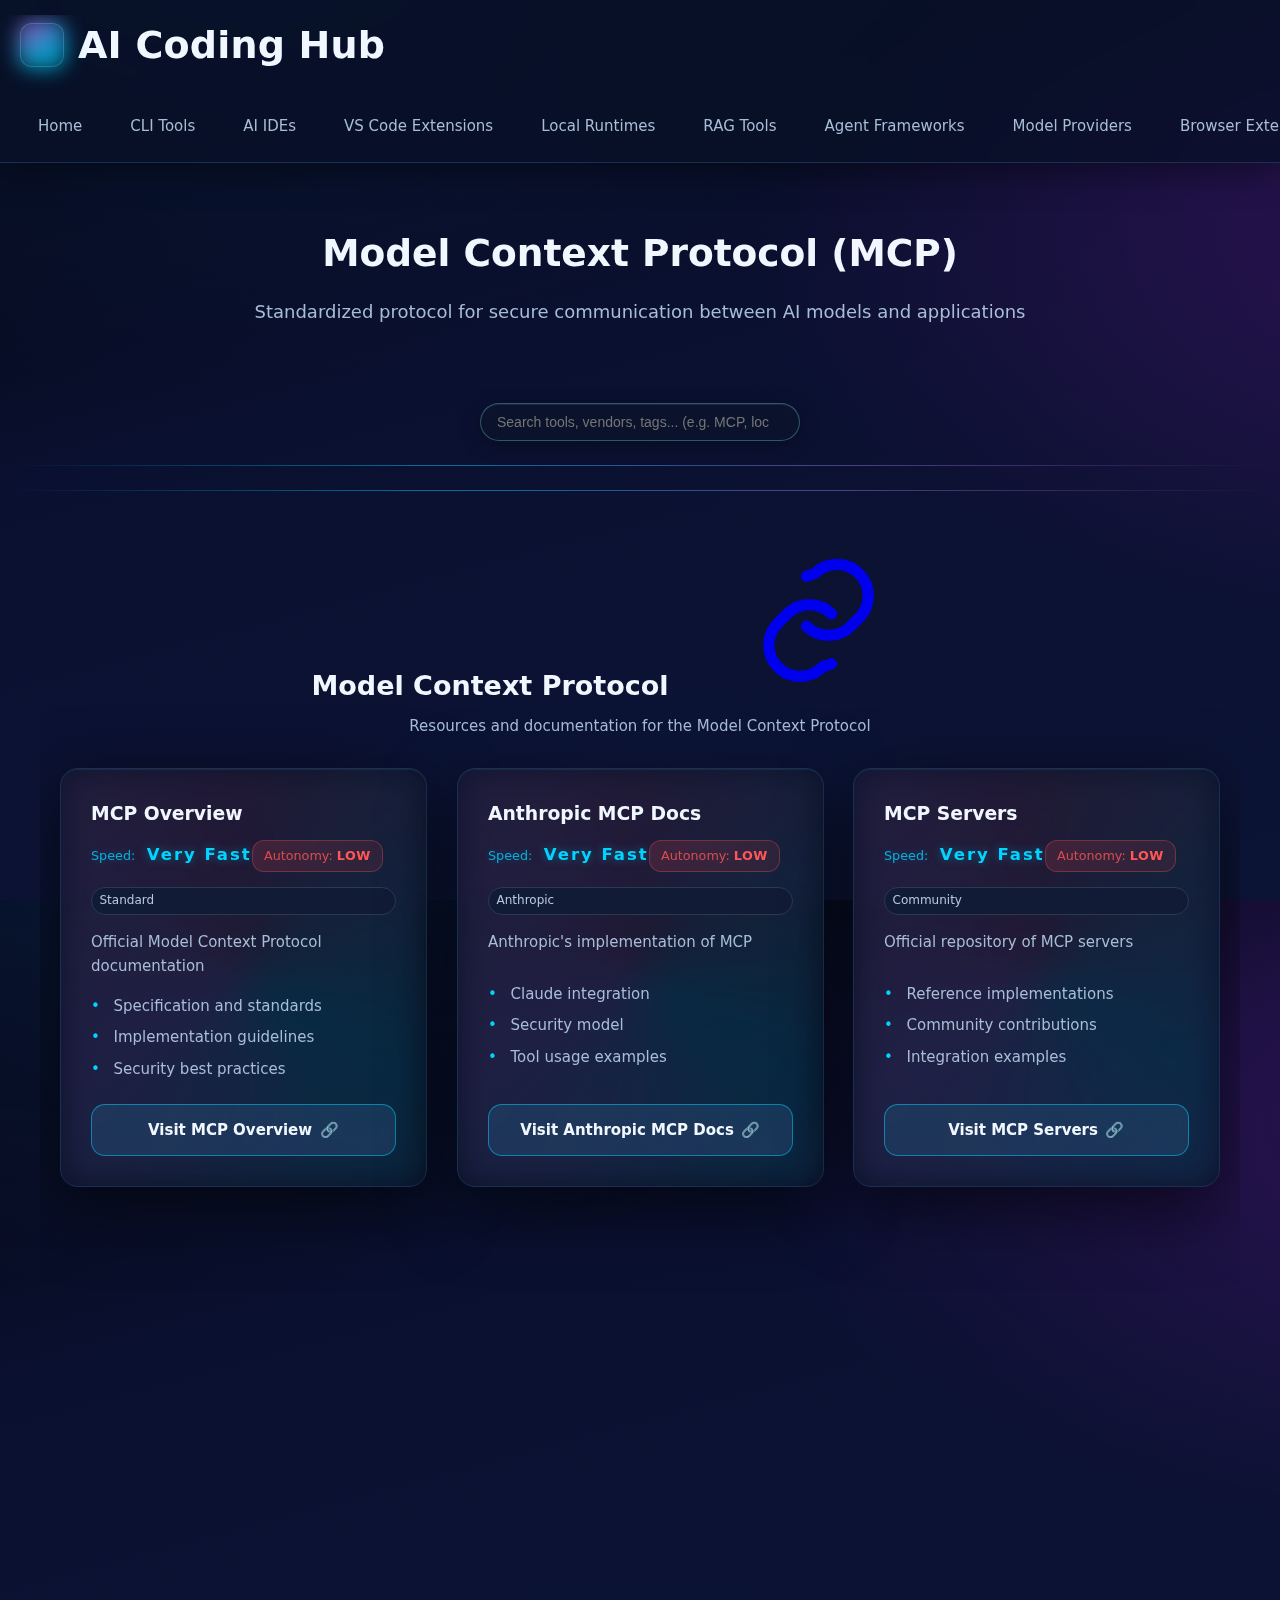
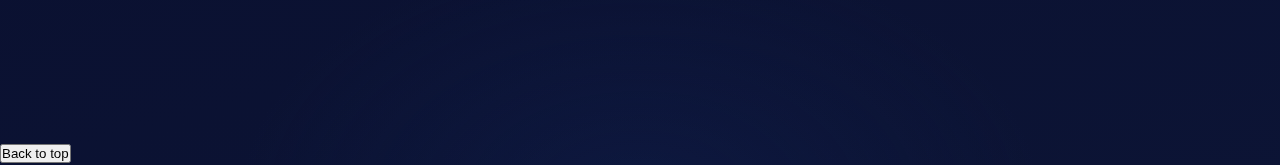
<file: pages/mcp.html>
<!DOCTYPE html>
<html lang="en">
<head>
    <meta charset="UTF-8">
    <meta name="viewport" content="width=device-width, initial-scale=1.0">
    <meta name="description" content="Explore Model Context Protocol (MCP) resources in 2025 including official documentation, community implementations, and development tools. Enhance AI tool interoperability with MCP.">
    <meta name="keywords" content="Model Context Protocol, MCP, AI tool interoperability, Claude Code, Continue.dev, OpenHands, Cline, Roo Code, Kiro, MCP documentation, MCP tools">
    <meta name="author" content="Renegade2k6">
    <meta name="robots" content="index, follow">
    <meta property="og:title" content="Model Context Protocol (MCP) 2025 - AI Coding Hub">
    <meta property="og:description" content="Explore Model Context Protocol (MCP) resources in 2025 including official documentation, community implementations, and development tools.">
    <meta property="og:type" content="website">
    <meta property="og:url" content="https://renegade2k6.github.io/ai-coding-hub/pages/mcp.html">
    <meta property="og:image" content="https://renegade2k6.github.io/ai-coding-hub/assets/mcp-preview.jpg">
    <meta property="og:site_name" content="AI Coding Hub">
    <meta name="twitter:card" content="summary_large_image">
    <meta name="twitter:title" content="Model Context Protocol (MCP) 2025 - AI Coding Hub">
    <meta name="twitter:description" content="Explore Model Context Protocol (MCP) resources in 2025 including official documentation, community implementations, and development tools.">
    <meta name="twitter:image" content="https://renegade2k6.github.io/ai-coding-hub/assets/mcp-preview.jpg">
    <meta name="twitter:creator" content="@Renegade2k6">
    <link rel="icon" href="../assets/favicon.ico" type="image/x-icon">
    <title>Model Context Protocol (MCP) 2025 - AI Coding Hub</title>
    <link rel="stylesheet" href="../css/style.css">
    <link rel="canonical" href="https://renegade2k6.github.io/ai-coding-hub/pages/mcp.html">
</head>
<body>
    <header>
        <div class="container">
            <div style="display: flex; gap: 14px; align-items: center;">
                <div class="logo" style="width: 44px; height: 44px; border-radius: 12px; position: relative; isolation: isolate; background: linear-gradient(180deg,#0f1d3e,#0a1328); box-shadow: inset 0 0 0 1px rgba(125,249,255,.25);" aria-hidden="true">
                    <div style="position: absolute; inset: -2px; border-radius: 14px; background: conic-gradient(from 210deg, var(--accent), var(--accent-2), #0cf, var(--accent)); filter: blur(10px); opacity: .7; z-index: -1;"></div>
                </div>
                <h1>AI Coding Hub</h1>
            </div>
            <nav>
                <ul>
                    <li><a href="../index.html">Home</a></li>
                    <li><a href="cli-tools.html">CLI Tools</a></li>
                    <li><a href="ides.html">AI IDEs</a></li>
                    <li><a href="extensions.html">VS Code Extensions</a></li>
                    <li><a href="local-runtimes.html">Local Runtimes</a></li>
                    <li><a href="rag-tools.html">RAG Tools</a></li>
                    <li><a href="agent-frameworks.html">Agent Frameworks</a></li>
                    <li><a href="model-providers.html">Model Providers</a></li>
                    <li><a href="browser-extensions.html">Browser Extensions</a></li>
                    <li><a href="mcp.html" class="active">MCP</a></li>
                    <li><a href="code-review.html">Code Review</a></li>
                    <li><a href="testing.html">Testing</a></li>
                    <li><a href="web-builders.html">Web Builders</a></li>
                    <li><a href="contact.html">Contact</a></li>
                </ul>
            </nav>
        </div>
    </header>

    <main>
        <section class="hero">
            <div class="container">
                <h2>Model Context Protocol (MCP)</h2>
                <p>Standardized protocol for secure communication between AI models and applications</p>
            </div>
        </section>

        <div class="divider"></div>

        <section class="content">
            <div class="container">
                <div class="category-intro">
                    <h3>Model Context Protocol</h3>
                    <p>Resources and documentation for the Model Context Protocol</p>
                </div>

                <div class="tool-grid">
                    <div class="tool-card">
                        <h4>MCP Overview</h4>
                        <div class="tag">Standard</div>
                        <p>Official Model Context Protocol documentation</p>
                        <div class="latency">⚡⚡⚡⚡⚡</div>
                        <div class="autonomy">Low</div>
                        <ul>
                            <li>Specification and standards</li>
                            <li>Implementation guidelines</li>
                            <li>Security best practices</li>
                        </ul>
                        <a href="https://modelcontextprotocol.io/" target="_blank" rel="noopener" class="btn btn-external">Visit MCP Overview</a>
                    </div>
                    <div class="tool-card">
                        <h4>Anthropic MCP Docs</h4>
                        <div class="tag">Anthropic</div>
                        <p>Anthropic's implementation of MCP</p>
                        <div class="latency">⚡⚡⚡⚡⚡</div>
                        <div class="autonomy">Low</div>
                        <ul>
                            <li>Claude integration</li>
                            <li>Security model</li>
                            <li>Tool usage examples</li>
                        </ul>
                        <a href="https://docs.anthropic.com/en/docs/mcp" target="_blank" rel="noopener" class="btn btn-external">Visit Anthropic MCP Docs</a>
                    </div>
                    <div class="tool-card">
                        <h4>MCP Servers</h4>
                        <div class="tag">Community</div>
                        <p>Official repository of MCP servers</p>
                        <div class="latency">⚡⚡⚡⚡⚡</div>
                        <div class="autonomy">Low</div>
                        <ul>
                            <li>Reference implementations</li>
                            <li>Community contributions</li>
                            <li>Integration examples</li>
                        </ul>
                        <a href="https://github.com/modelcontextprotocol/servers" target="_blank" rel="noopener" class="btn btn-external">Visit MCP Servers</a>
                    </div>
                    <div class="tool-card">
                        <h4>GitHub MCP Server</h4>
                        <div class="tag">GitHub</div>
                        <p>GitHub's MCP server implementation</p>
                        <div class="latency">⚡⚡⚡⚡</div>
                        <div class="autonomy">Medium</div>
                        <ul>
                            <li>GitHub integration</li>
                            <li>Repository access</li>
                            <li>Issue management</li>
                        </ul>
                        <a href="https://github.com/github/github-mcp-server" target="_blank" rel="noopener" class="btn btn-external">Visit GitHub MCP Server</a>
                    </div>
                    <div class="tool-card">
                        <h4>Cursor MCP Docs</h4>
                        <div class="tag">Cursor</div>
                        <p>Cursor's MCP implementation documentation</p>
                        <div class="latency">⚡⚡⚡⚡⚡</div>
                        <div class="autonomy">Low</div>
                        <ul>
                            <li>IDE integration</li>
                            <li>Context management</li>
                            <li>Tool configuration</li>
                        </ul>
                        <a href="https://docs.cursor.com/context/model-context-protocol" target="_blank" rel="noopener" class="btn btn-external">Visit Cursor MCP Docs</a>
                    </div>
                </div>
            </div>
        </section>
    </main>

    

    <script src="../js/card-enhancements.js" defer></script>
    <script src="../js/main.js" defer></script>
    <script src="../js/search.js" defer></script>
</body>
</html>
</file>
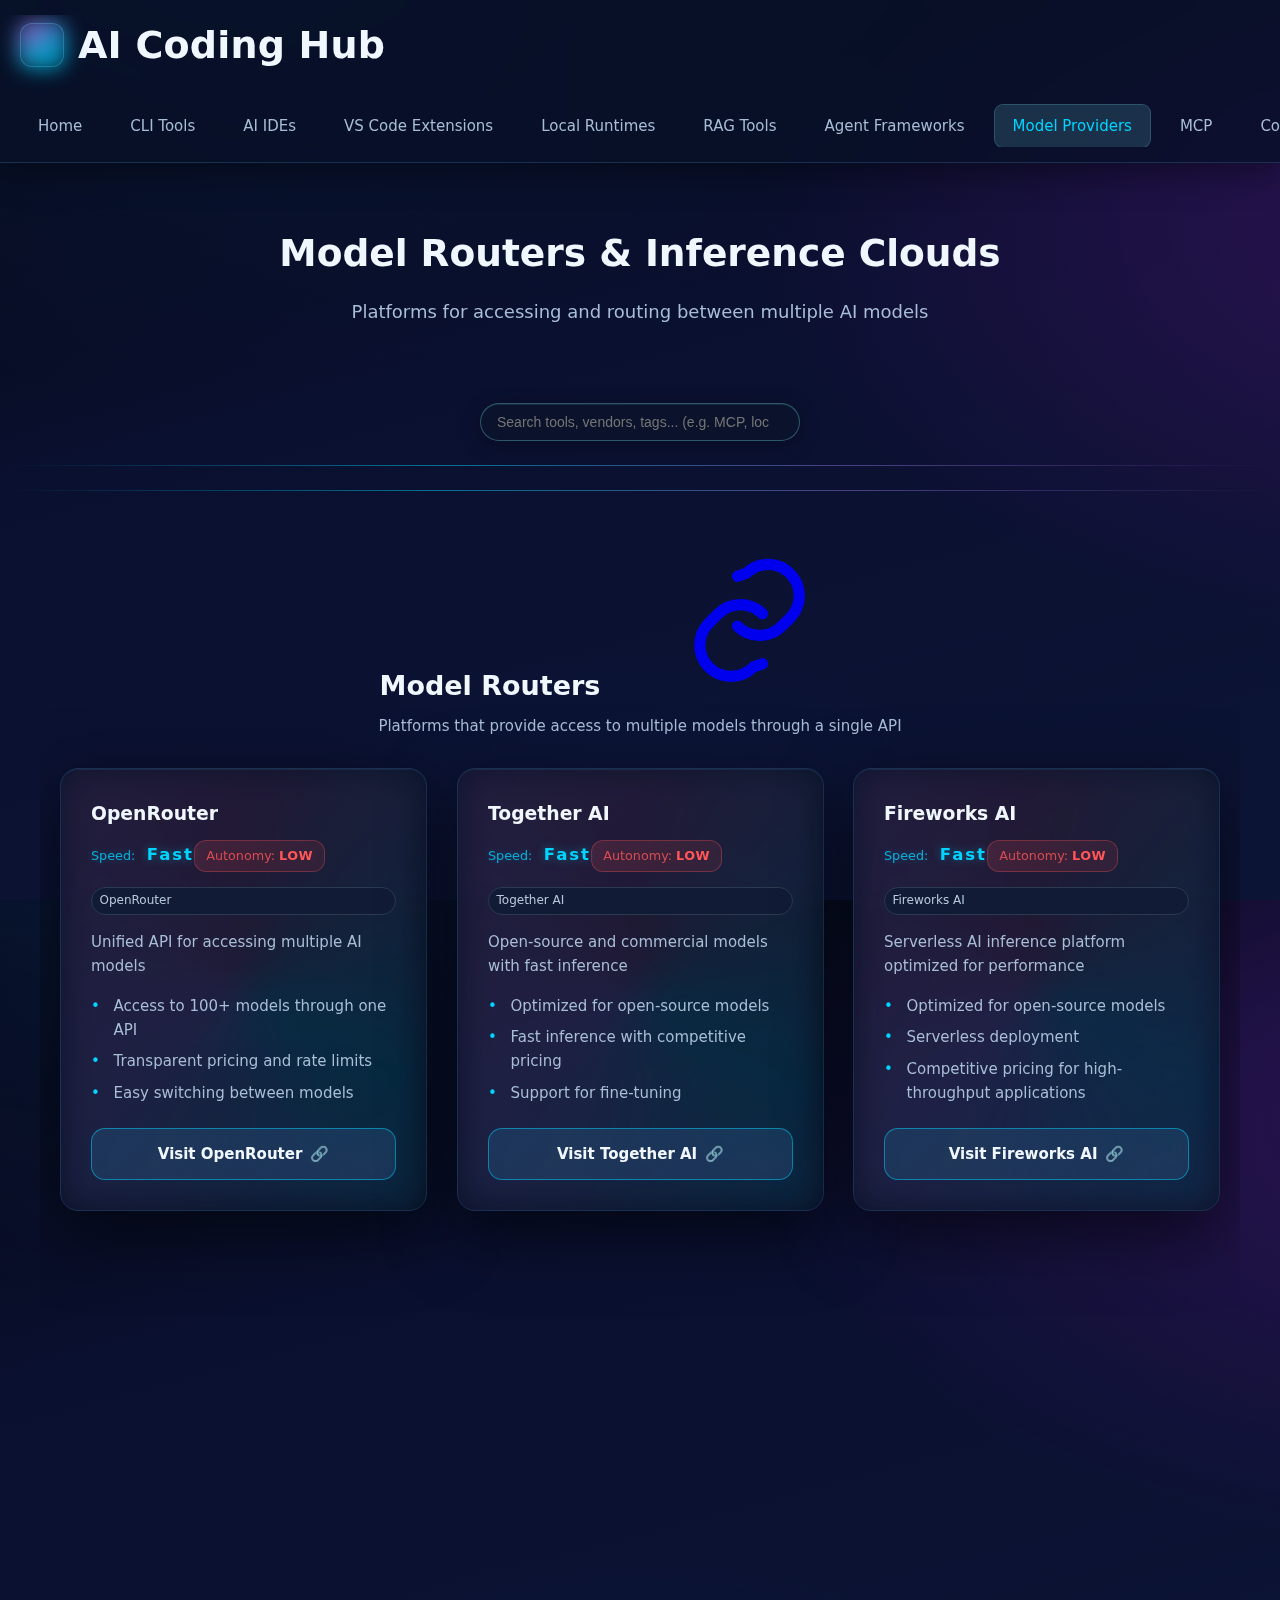
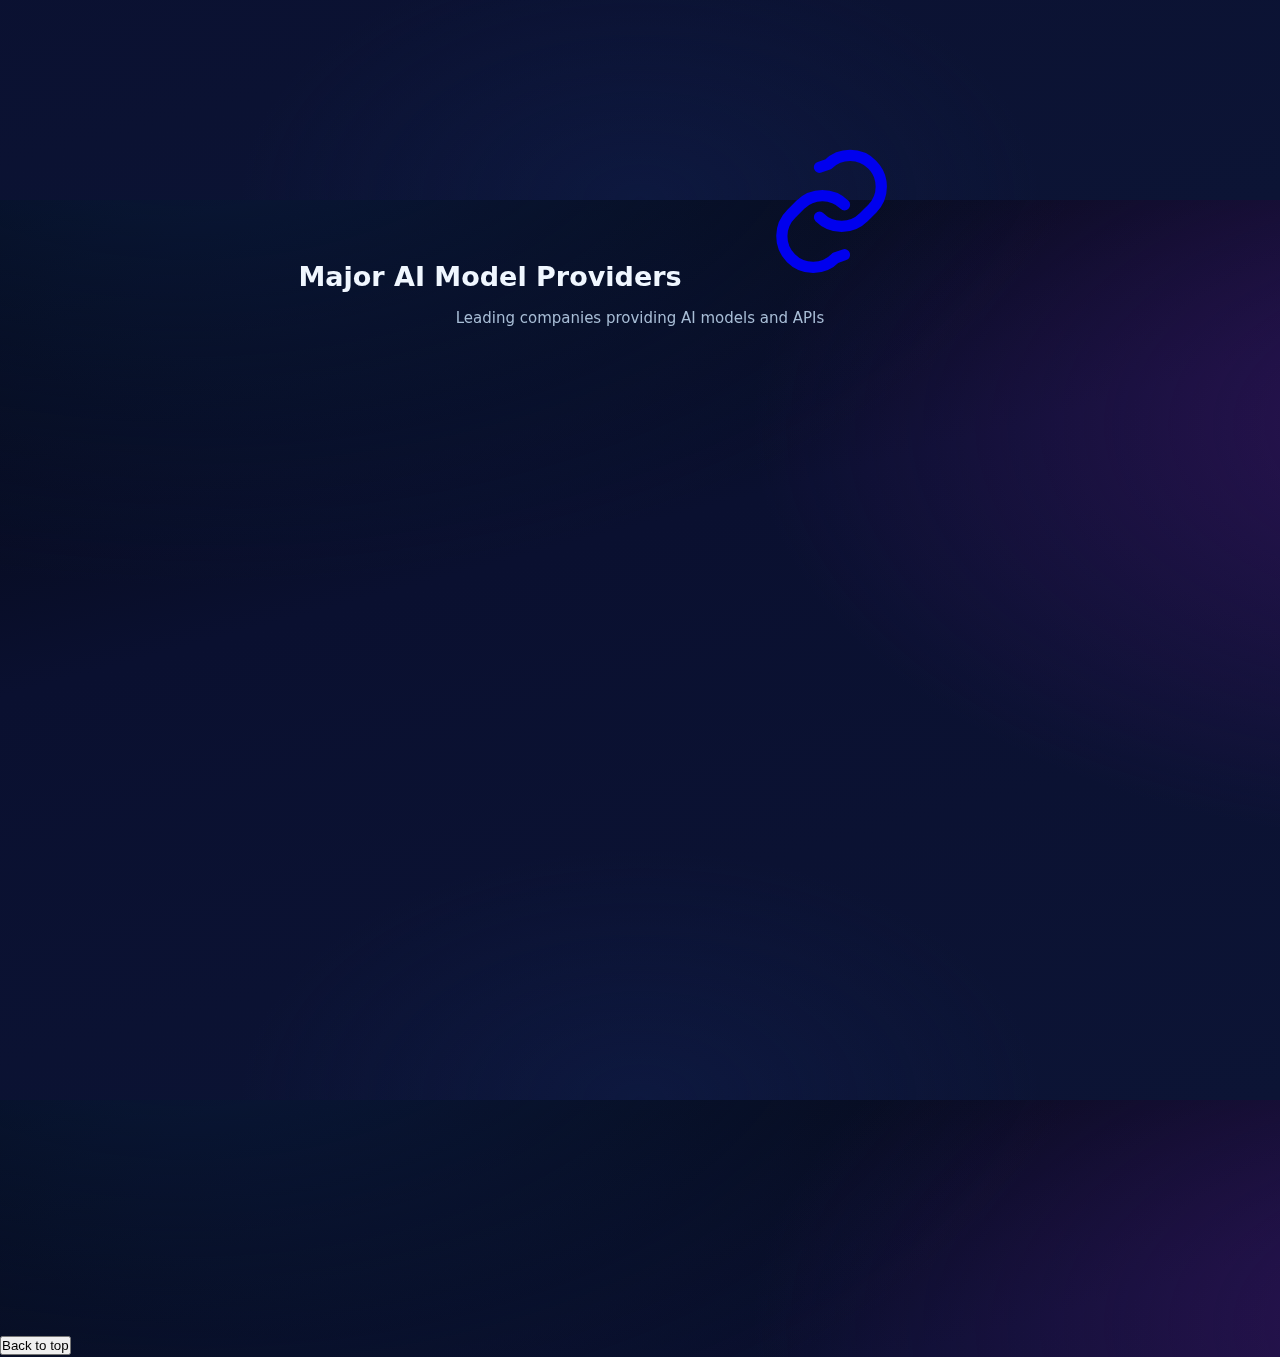
<file: pages/model-providers.html>
<!DOCTYPE html>
<html lang="en">
<head>
    <meta charset="UTF-8">
    <meta name="viewport" content="width=device-width, initial-scale=1.0">
    <meta name="description" content="Compare model routers and inference clouds in 2025 including OpenRouter, Together AI, Fireworks AI, and GroqCloud. Access and route between multiple AI models through unified APIs.">
    <meta name="keywords" content="model routers, inference clouds, AI model access, OpenRouter, Together AI, Fireworks AI, GroqCloud, AI API routing, multi-model access, AI inference platforms">
    <meta name="author" content="Renegade2k6">
    <meta name="robots" content="index, follow">
    <meta property="og:title" content="Model Routers & Inference Clouds 2025 - AI Coding Hub">
    <meta property="og:description" content="Compare model routers and inference clouds in 2025 including OpenRouter, Together AI, Fireworks AI, and GroqCloud. Access and route between multiple AI models through unified APIs.">
    <meta property="og:type" content="website">
    <meta property="og:url" content="https://renegade2k6.github.io/ai-coding-hub/pages/model-providers.html">
    <meta property="og:image" content="https://renegade2k6.github.io/ai-coding-hub/assets/model-providers-preview.jpg">
    <meta property="og:site_name" content="AI Coding Hub">
    <meta name="twitter:card" content="summary_large_image">
    <meta name="twitter:title" content="Model Routers & Inference Clouds 2025 - AI Coding Hub">
    <meta name="twitter:description" content="Compare model routers and inference clouds in 2025 including OpenRouter, Together AI, Fireworks AI, and GroqCloud.">
    <meta name="twitter:image" content="https://renegade2k6.github.io/ai-coding-hub/assets/model-providers-preview.jpg">
    <meta name="twitter:creator" content="@Renegade2k6">
    <link rel="icon" href="../assets/favicon.ico" type="image/x-icon">
    <title>Model Routers & Inference Clouds 2025 - AI Coding Hub</title>
    <link rel="stylesheet" href="../css/style.css">
    <link rel="canonical" href="https://renegade2k6.github.io/ai-coding-hub/pages/model-providers.html">
</head>
<body>
    <header>
        <div class="container">
            <div style="display: flex; gap: 14px; align-items: center;">
                <div class="logo" style="width: 44px; height: 44px; border-radius: 12px; position: relative; isolation: isolate; background: linear-gradient(180deg,#0f1d3e,#0a1328); box-shadow: inset 0 0 0 1px rgba(125,249,255,.25);" aria-hidden="true">
                    <div style="position: absolute; inset: -2px; border-radius: 14px; background: conic-gradient(from 210deg, var(--accent), var(--accent-2), #0cf, var(--accent)); filter: blur(10px); opacity: .7; z-index: -1;"></div>
                </div>
                <h1>AI Coding Hub</h1>
            </div>
            <nav>
                <ul>
                    <li><a href="../index.html">Home</a></li>
                    <li><a href="cli-tools.html">CLI Tools</a></li>
                    <li><a href="ides.html">AI IDEs</a></li>
                    <li><a href="extensions.html">VS Code Extensions</a></li>
                    <li><a href="local-runtimes.html">Local Runtimes</a></li>
                    <li><a href="rag-tools.html">RAG Tools</a></li>
                    <li><a href="agent-frameworks.html">Agent Frameworks</a></li>
                    <li><a href="model-providers.html" class="active">Model Providers</a></li>
                    <li><a href="mcp.html">MCP</a></li>
                    <li><a href="code-review.html">Code Review</a></li>
                    <li><a href="testing.html">Testing</a></li>
                    <li><a href="web-builders.html">Web Builders</a></li>
                    <li><a href="contact.html">Contact</a></li>
                </ul>
            </nav>
        </div>
    </header>

    <main>
        <section class="hero">
            <div class="container">
                <h2>Model Routers & Inference Clouds</h2>
                <p>Platforms for accessing and routing between multiple AI models</p>
            </div>
        </section>

        <div class="divider"></div>

        <section class="content">
            <div class="container">
                <div class="category-intro">
                    <h3>Model Routers</h3>
                    <p>Platforms that provide access to multiple models through a single API</p>
                </div>

                <div class="tool-grid">
                    <div class="tool-card">
                        <h4>OpenRouter</h4>
                        <div class="tag">OpenRouter</div>
                        <p>Unified API for accessing multiple AI models</p>
                        <div class="latency">⚡⚡⚡⚡</div>
                        <div class="autonomy">Low</div>
                        <ul>
                            <li>Access to 100+ models through one API</li>
                            <li>Transparent pricing and rate limits</li>
                            <li>Easy switching between models</li>
                        </ul>
                        <a href="https://openrouter.ai/" target="_blank" rel="noopener" class="btn btn-external">Visit OpenRouter</a>
                    </div>
                    <div class="tool-card">
                        <h4>Together AI</h4>
                        <div class="tag">Together AI</div>
                        <p>Open-source and commercial models with fast inference</p>
                        <div class="latency">⚡⚡⚡⚡</div>
                        <div class="autonomy">Low</div>
                        <ul>
                            <li>Optimized for open-source models</li>
                            <li>Fast inference with competitive pricing</li>
                            <li>Support for fine-tuning</li>
                        </ul>
                        <a href="https://www.together.ai/" target="_blank" rel="noopener" class="btn btn-external">Visit Together AI</a>
                    </div>
                    <div class="tool-card">
                        <h4>Fireworks AI</h4>
                        <div class="tag">Fireworks AI</div>
                        <p>Serverless AI inference platform optimized for performance</p>
                        <div class="latency">⚡⚡⚡⚡</div>
                        <div class="autonomy">Low</div>
                        <ul>
                            <li>Optimized for open-source models</li>
                            <li>Serverless deployment</li>
                            <li>Competitive pricing for high-throughput applications</li>
                        </ul>
                        <a href="https://fireworks.ai/" target="_blank" rel="noopener" class="btn btn-external">Visit Fireworks AI</a>
                    </div>
                    <div class="tool-card">
                        <h4>GroqCloud</h4>
                        <div class="tag">Groq</div>
                        <p>Specializes in ultra-fast inference with proprietary hardware</p>
                        <div class="latency">⚡⚡⚡⚡⚡</div>
                        <div class="autonomy">Low</div>
                        <ul>
                            <li>Blazing fast token processing</li>
                            <li>Low latency for real-time applications</li>
                            <li>Cost-effective for high-volume usage</li>
                        </ul>
                        <a href="https://console.groq.com/" target="_blank" rel="noopener" class="btn btn-external">Visit GroqCloud</a>
                    </div>
                    
                    <div class="tool-card">
                        <h4>Perplexity API</h4>
                        <div class="tag">Perplexity</div>
                        <p>Search-augmented language models with real-time information</p>
                        <div class="latency">⚡⚡⚡</div>
                        <div class="autonomy">Medium</div>
                        <ul>
                            <li>Real-time web search integration</li>
                            <li>Citation-backed responses</li>
                            <li>Multiple model options</li>
                            <li>Developer-friendly API</li>
                        </ul>
                        <a href="https://www.perplexity.ai/hub" target="_blank" rel="noopener" class="btn btn-external">Visit Perplexity API</a>
                    </div>
                </div>

                <div class="category-intro">
                    <h3>Major AI Model Providers</h3>
                    <p>Leading companies providing AI models and APIs</p>
                </div>

                <div class="tool-grid">
                    <div class="tool-card">
                        <h4>OpenAI</h4>
                        <div class="tag">OpenAI</div>
                        <p>Leading AI research company with GPT models</p>
                        <div class="latency">⚡⚡⚡⚡</div>
                        <div class="autonomy">Low</div>
                        <ul>
                            <li>GPT-4 and other cutting-edge models</li>
                            <li>Comprehensive API ecosystem</li>
                            <li>Developer tools and resources</li>
                        </ul>
                        <a href="https://openai.com/" target="_blank" rel="noopener" class="btn btn-external">Visit OpenAI</a>
                    </div>
                    <div class="tool-card">
                        <h4>Google AI Studio</h4>
                        <div class="tag">Google</div>
                        <p>Google's AI platform with Gemini and other models</p>
                        <div class="latency">⚡⚡⚡⚡</div>
                        <div class="autonomy">Low</div>
                        <ul>
                            <li>Gemini model family</li>
                            <li>Integration with Google services</li>
                            <li>Advanced multimodal capabilities</li>
                        </ul>
                        <a href="https://ai.google.dev/aistudio" target="_blank" rel="noopener" class="btn btn-external">Visit Google AI Studio</a>
                    </div>
                    <div class="tool-card">
                        <h4>Anthropic</h4>
                        <div class="tag">Anthropic</div>
                        <p>AI safety company with Claude models</p>
                        <div class="latency">⚡⚡⚡⚡</div>
                        <div class="autonomy">Low</div>
                        <ul>
                            <li>Claude model family</li>
                            <li>Focus on AI safety and alignment</li>
                            <li>Constitutional AI approach</li>
                        </ul>
                        <a href="https://www.anthropic.com/" target="_blank" rel="noopener" class="btn btn-external">Visit Anthropic</a>
                    </div>
                    <div class="tool-card">
                        <h4>Meta AI Studio</h4>
                        <div class="tag">Meta</div>
                        <p>Meta's AI platform with Llama and other models</p>
                        <div class="latency">⚡⚡⚡⚡</div>
                        <div class="autonomy">Low</div>
                        <ul>
                            <li>Llama model family</li>
                            <li>Open-source AI models</li>
                            <li>Integration with Meta ecosystem</li>
                        </ul>
                        <a href="https://ai.meta.com/ai-studio/" target="_blank" rel="noopener" class="btn btn-external">Visit Meta AI Studio</a>
                    </div>
                    <div class="tool-card">
                        <h4>Vertex AI</h4>
                        <div class="tag">Google Cloud</div>
                        <p>Google Cloud's comprehensive AI platform</p>
                        <div class="latency">⚡⚡⚡⚡</div>
                        <div class="autonomy">Low</div>
                        <ul>
                            <li>Enterprise AI development platform</li>
                            <li>Model training and deployment</li>
                            <li>MLOps and model management</li>
                        </ul>
                        <a href="https://cloud.google.com/discover/ai-applications" target="_blank" rel="noopener" class="btn btn-external">Visit Vertex AI</a>
                    </div>
                </div>
            </div>
        </section>
    </main>

    

    <script src="../js/card-enhancements.js" defer></script>
    <script src="../js/main.js" defer></script>
    <script src="../js/search.js" defer></script>
    <script src="../js/components/footer.js" defer></script>
</body>
</html>
</file>
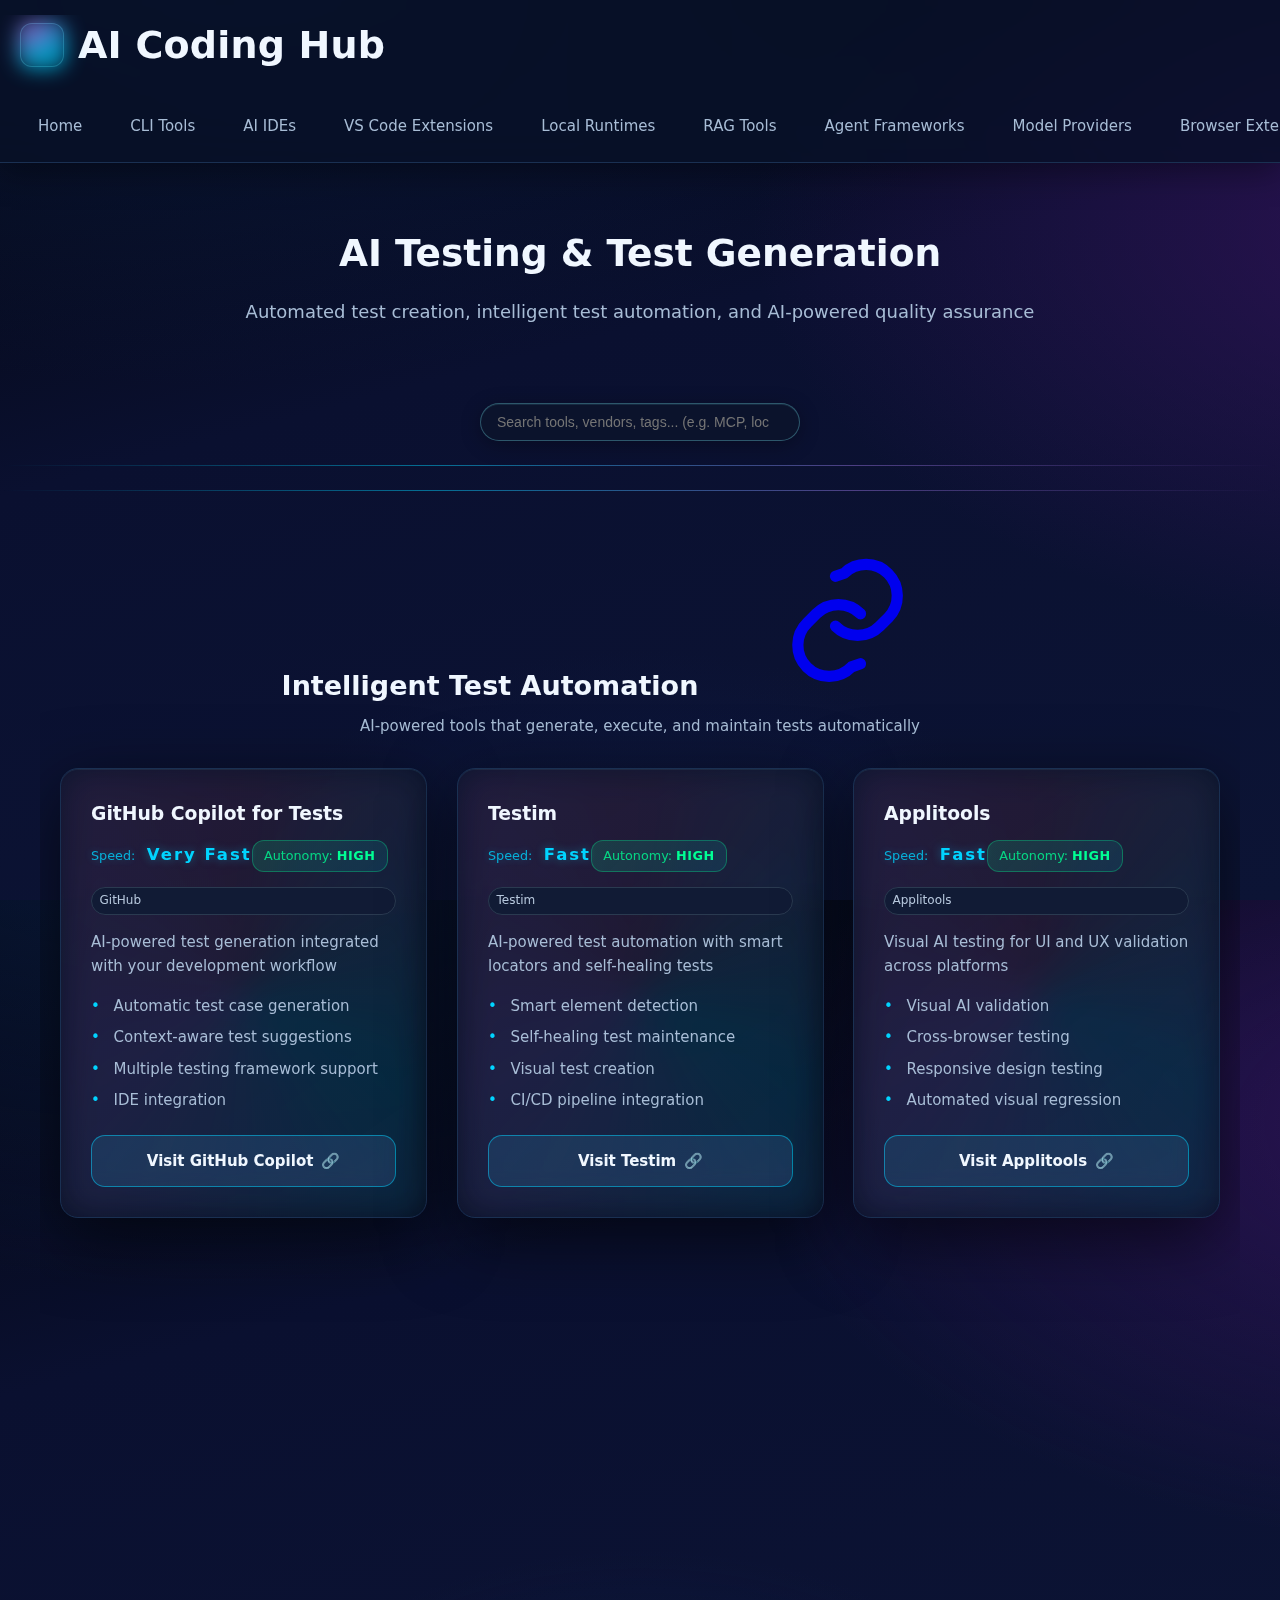
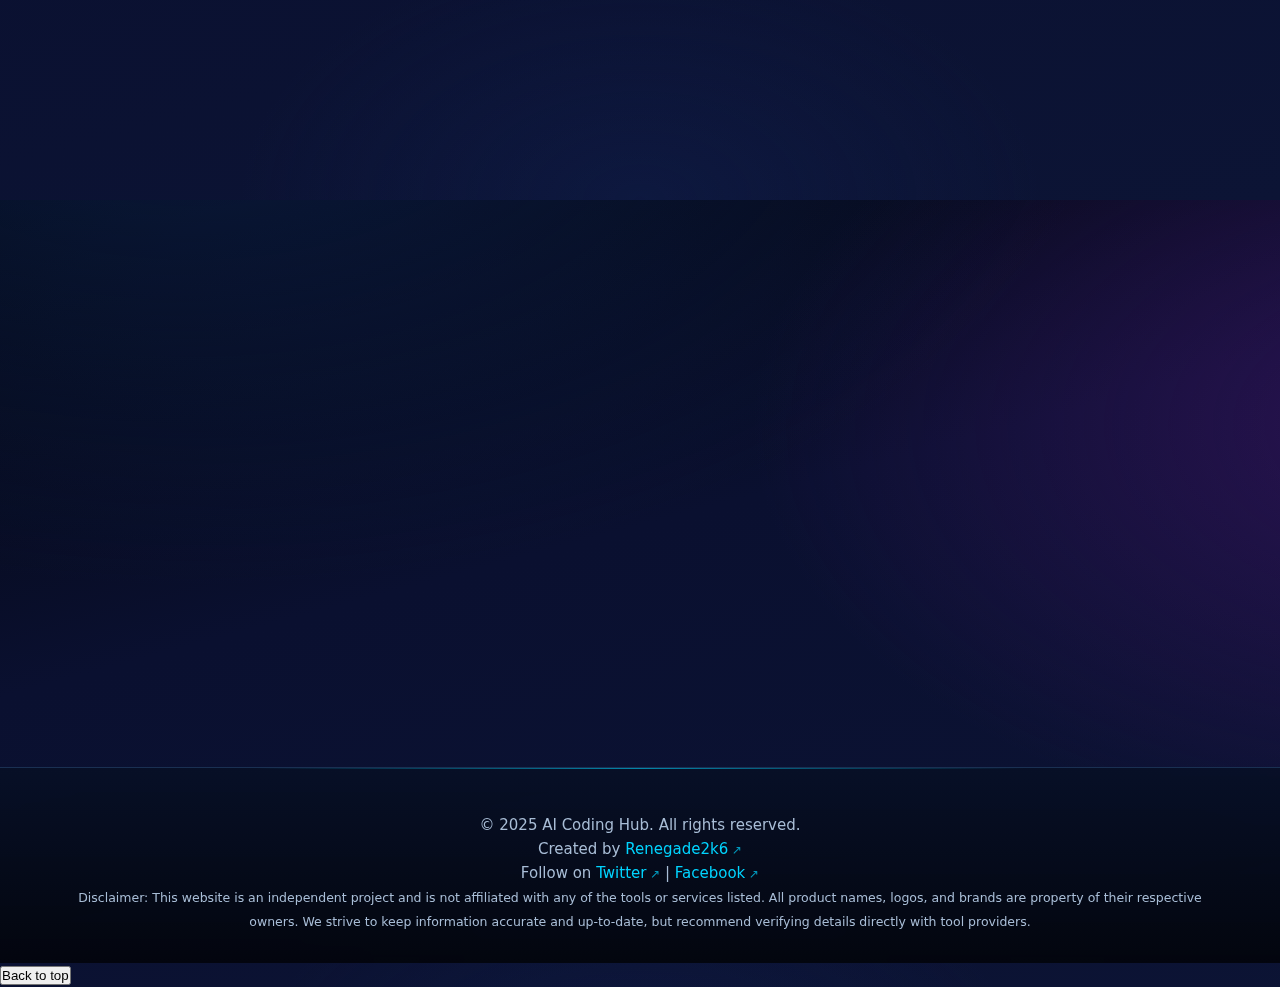
<file: pages/testing.html>
<!DOCTYPE html>
<html lang="en">
<head>
    <meta charset="UTF-8">
    <meta name="viewport" content="width=device-width, initial-scale=1.0">
    <meta name="description" content="AI Testing & Test Generation Tools - Automated test creation, intelligent test automation, visual testing, and AI-powered quality assurance tools for developers.">
    <meta name="keywords" content="AI testing, automated testing, test generation, test automation, visual testing, QA automation, Testim, Applitools, Mabl, AI test creation">
    <meta name="author" content="Renegade2k6">
    <meta name="robots" content="index, follow">
    <meta property="og:title" content="AI Testing & Test Generation Tools - AI Coding Hub">
    <meta property="og:description" content="Discover the best AI-powered testing tools. Automated test generation, intelligent test automation, and visual AI testing solutions.">
    <meta property="og:type" content="website">
    <meta property="og:url" content="https://ai-coding-hub.infy.uk/pages/testing.html">
    <meta property="og:image" content="https://ai-coding-hub.infy.uk/assets/testing-preview.jpg">
    <meta property="og:site_name" content="AI Coding Hub">
    <meta name="twitter:card" content="summary_large_image">
    <meta name="twitter:title" content="AI Testing & Test Generation Tools - AI Coding Hub">
    <meta name="twitter:description" content="Discover the best AI-powered testing tools. Automated test generation, intelligent test automation, and visual AI testing solutions.">
    <meta name="twitter:image" content="https://ai-coding-hub.infy.uk/assets/testing-preview.jpg">
    <meta name="twitter:creator" content="@Renegade2k6">
    <link rel="icon" href="../assets/favicon.ico" type="image/x-icon">
    <title>AI Testing & Test Generation Tools - AI Coding Hub</title>
    <link rel="stylesheet" href="../css/style.css">
    <link rel="canonical" href="https://ai-coding-hub.infy.uk/pages/testing.html">
</head>
<body>
    <a href="#main-content" class="skip-link">Skip to main content</a>
    <header>
        <div class="container">
            <div style="display: flex; gap: 14px; align-items: center;">
                <div class="logo" style="width: 44px; height: 44px; border-radius: 12px; position: relative; isolation: isolate; background: linear-gradient(180deg,#0f1d3e,#0a1328); box-shadow: inset 0 0 0 1px rgba(125,249,255,.25);" aria-hidden="true">
                    <div style="position: absolute; inset: -2px; border-radius: 14px; background: conic-gradient(from 210deg, var(--accent), var(--accent-2), #0cf, var(--accent)); filter: blur(10px); opacity: .7; z-index: -1;"></div>
                </div>
                <h1>AI Coding Hub</h1>
            </div>
            <nav>
                <ul>
                    <li><a href="../index.html">Home</a></li>
                    <li><a href="cli-tools.html">CLI Tools</a></li>
                    <li><a href="ides.html">AI IDEs</a></li>
                    <li><a href="extensions.html">VS Code Extensions</a></li>
                    <li><a href="local-runtimes.html">Local Runtimes</a></li>
                    <li><a href="rag-tools.html">RAG Tools</a></li>
                    <li><a href="agent-frameworks.html">Agent Frameworks</a></li>
                    <li><a href="model-providers.html">Model Providers</a></li>
                    <li><a href="browser-extensions.html">Browser Extensions</a></li>
                    <li><a href="mcp.html">MCP</a></li>
                    <li><a href="code-review.html">Code Review</a></li>
                    <li><a href="testing.html" class="active">Testing</a></li>
                    <li><a href="web-builders.html">Web Builders</a></li>
                    <li><a href="contact.html">Contact</a></li>
                </ul>
            </nav>
        </div>
    </header>

    <main id="main-content">
        <section class="hero">
            <div class="container">
                <h2>AI Testing & Test Generation</h2>
                <p>Automated test creation, intelligent test automation, and AI-powered quality assurance</p>
            </div>
        </section>

        <div class="divider"></div>

        <section class="content">
            <div class="container">
                <div class="category-intro">
                    <h3>Intelligent Test Automation</h3>
                    <p>AI-powered tools that generate, execute, and maintain tests automatically</p>
                </div>

                <div class="tool-grid">
                    <div class="tool-card">
                        <h4>GitHub Copilot for Tests</h4>
                        <div class="tag">GitHub</div>
                        <p>AI-powered test generation integrated with your development workflow</p>
                        <div class="latency">⚡⚡⚡⚡⚡</div>
                        <div class="autonomy">High</div>
                        <ul>
                            <li>Automatic test case generation</li>
                            <li>Context-aware test suggestions</li>
                            <li>Multiple testing framework support</li>
                            <li>IDE integration</li>
                        </ul>
                        <a href="https://github.com/features/copilot" target="_blank" rel="noopener" class="btn btn-external">Visit GitHub Copilot</a>
                    </div>
                    
                    <div class="tool-card">
                        <h4>Testim</h4>
                        <div class="tag">Testim</div>
                        <p>AI-powered test automation with smart locators and self-healing tests</p>
                        <div class="latency">⚡⚡⚡⚡</div>
                        <div class="autonomy">High</div>
                        <ul>
                            <li>Smart element detection</li>
                            <li>Self-healing test maintenance</li>
                            <li>Visual test creation</li>
                            <li>CI/CD pipeline integration</li>
                        </ul>
                        <a href="https://www.testim.io/" target="_blank" rel="noopener" class="btn btn-external">Visit Testim</a>
                    </div>

                    <div class="tool-card">
                        <h4>Applitools</h4>
                        <div class="tag">Applitools</div>
                        <p>Visual AI testing for UI and UX validation across platforms</p>
                        <div class="latency">⚡⚡⚡⚡</div>
                        <div class="autonomy">High</div>
                        <ul>
                            <li>Visual AI validation</li>
                            <li>Cross-browser testing</li>
                            <li>Responsive design testing</li>
                            <li>Automated visual regression</li>
                        </ul>
                        <a href="https://applitools.com/" target="_blank" rel="noopener" class="btn btn-external">Visit Applitools</a>
                    </div>

                    <div class="tool-card">
                        <h4>Mabl</h4>
                        <div class="tag">Mabl</div>
                        <p>Intelligent test automation with AI-driven insights and healing</p>
                        <div class="latency">⚡⚡⚡⚡</div>
                        <div class="autonomy">High</div>
                        <ul>
                            <li>Auto-healing test scripts</li>
                            <li>Intelligent test insights</li>
                            <li>Cross-browser execution</li>
                            <li>Performance testing integration</li>
                        </ul>
                        <a href="https://www.mabl.com/" target="_blank" rel="noopener" class="btn btn-external">Visit Mabl</a>
                    </div>

                    <div class="tool-card">
                        <h4>Sauce Labs</h4>
                        <div class="tag">Sauce Labs</div>
                        <p>AI-enhanced continuous testing platform with intelligent insights</p>
                        <div class="latency">⚡⚡⚡</div>
                        <div class="autonomy">Medium</div>
                        <ul>
                            <li>Cross-platform test execution</li>
                            <li>AI-powered error detection</li>
                            <li>Performance analytics</li>
                            <li>Real device cloud testing</li>
                        </ul>
                        <a href="https://saucelabs.com/" target="_blank" rel="noopener" class="btn btn-external">Visit Sauce Labs</a>
                    </div>

                    <div class="tool-card">
                        <h4>Diffblue Cover</h4>
                        <div class="tag">Diffblue</div>
                        <p>AI-powered unit test generation for Java applications</p>
                        <div class="latency">⚡⚡⚡</div>
                        <div class="autonomy">High</div>
                        <ul>
                            <li>Automated unit test creation</li>
                            <li>Code coverage optimization</li>
                            <li>Regression test generation</li>
                            <li>CI/CD integration</li>
                        </ul>
                        <a href="https://www.diffblue.com/" target="_blank" rel="noopener" class="btn btn-external">Visit Diffblue</a>
                    </div>

                    <div class="tool-card">
                        <h4>Test.ai</h4>
                        <div class="tag">Test.ai</div>
                        <p>AI-driven mobile and web application testing automation</p>
                        <div class="latency">⚡⚡⚡⚡</div>
                        <div class="autonomy">High</div>
                        <ul>
                            <li>Computer vision-based testing</li>
                            <li>Natural language test creation</li>
                            <li>Mobile and web support</li>
                            <li>Maintenance-free test scripts</li>
                        </ul>
                        <a href="https://test.ai/" target="_blank" rel="noopener" class="btn btn-external">Visit Test.ai</a>
                    </div>

                    <div class="tool-card">
                        <h4>Functionize</h4>
                        <div class="tag">Functionize</div>
                        <p>AI-native test automation with intelligent test creation and maintenance</p>
                        <div class="latency">⚡⚡⚡</div>
                        <div class="autonomy">High</div>
                        <ul>
                            <li>Natural language test authoring</li>
                            <li>AI-powered test maintenance</li>
                            <li>Smart element recognition</li>
                            <li>Root cause analysis</li>
                        </ul>
                        <a href="https://www.functionize.com/" target="_blank" rel="noopener" class="btn btn-external">Visit Functionize</a>
                    </div>
                </div>
            </div>
        </section>
    </main>

    <footer>
        <div class="container">
            <p>&copy; 2025 AI Coding Hub. All rights reserved.</p>
            <p>Created by <a href="https://www.patreon.com/renegade2k6UK" target="_blank" style="color: var(--accent); text-decoration: none;">Renegade2k6</a></p>
            <p>Follow on <a href="https://x.com/Renegade2k6News" target="_blank" style="color: var(--accent); text-decoration: none;">Twitter</a> | <a href="https://www.facebook.com/ren2k6" target="_blank" style="color: var(--accent); text-decoration: none;">Facebook</a></p>
            <div class="disclaimer">
                <p><small>Disclaimer: This website is an independent project and is not affiliated with any of the tools or services listed. All product names, logos, and brands are property of their respective owners. We strive to keep information accurate and up-to-date, but recommend verifying details directly with tool providers.</small></p>
            </div>
        </div>
    </footer>

    <script src="../js/card-enhancements.js"></script>
    <script src="../js/main.js"></script>
    <script src="../js/search.js"></script>
</body>
</html>
</file>
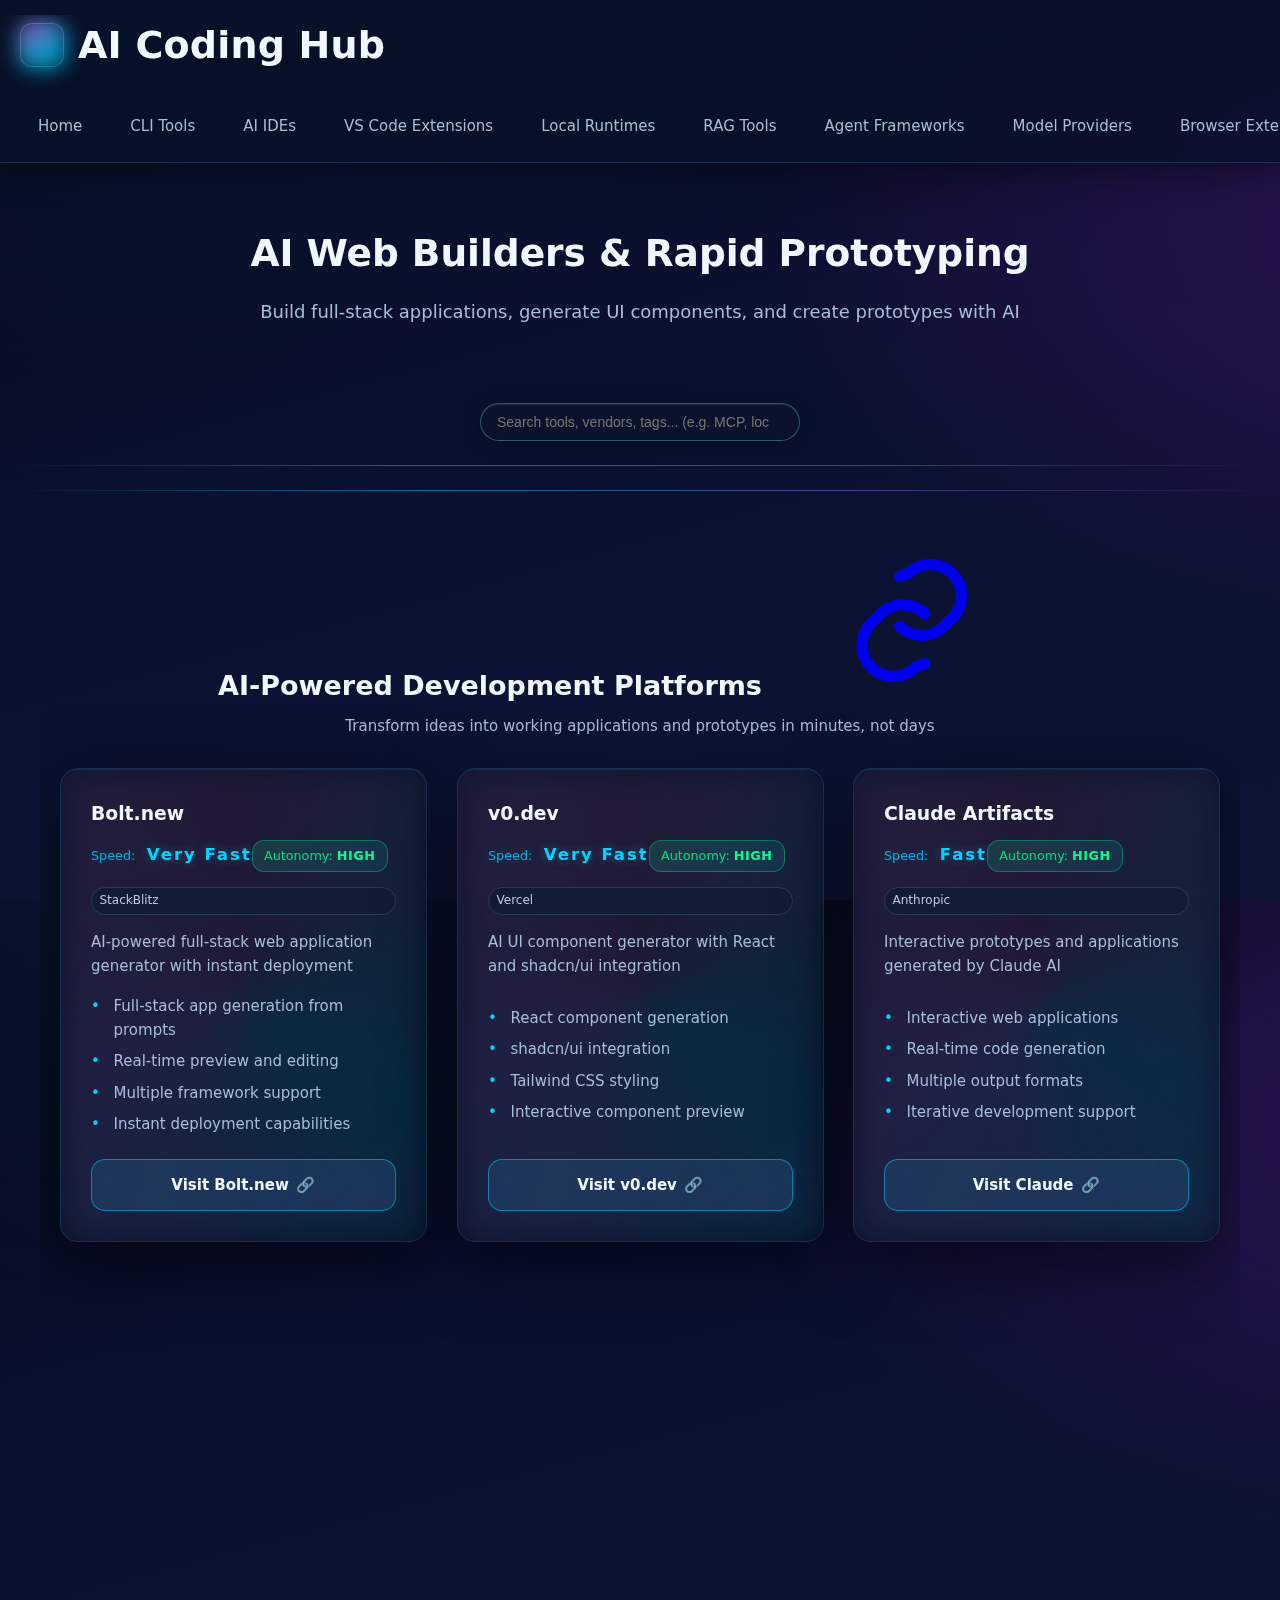
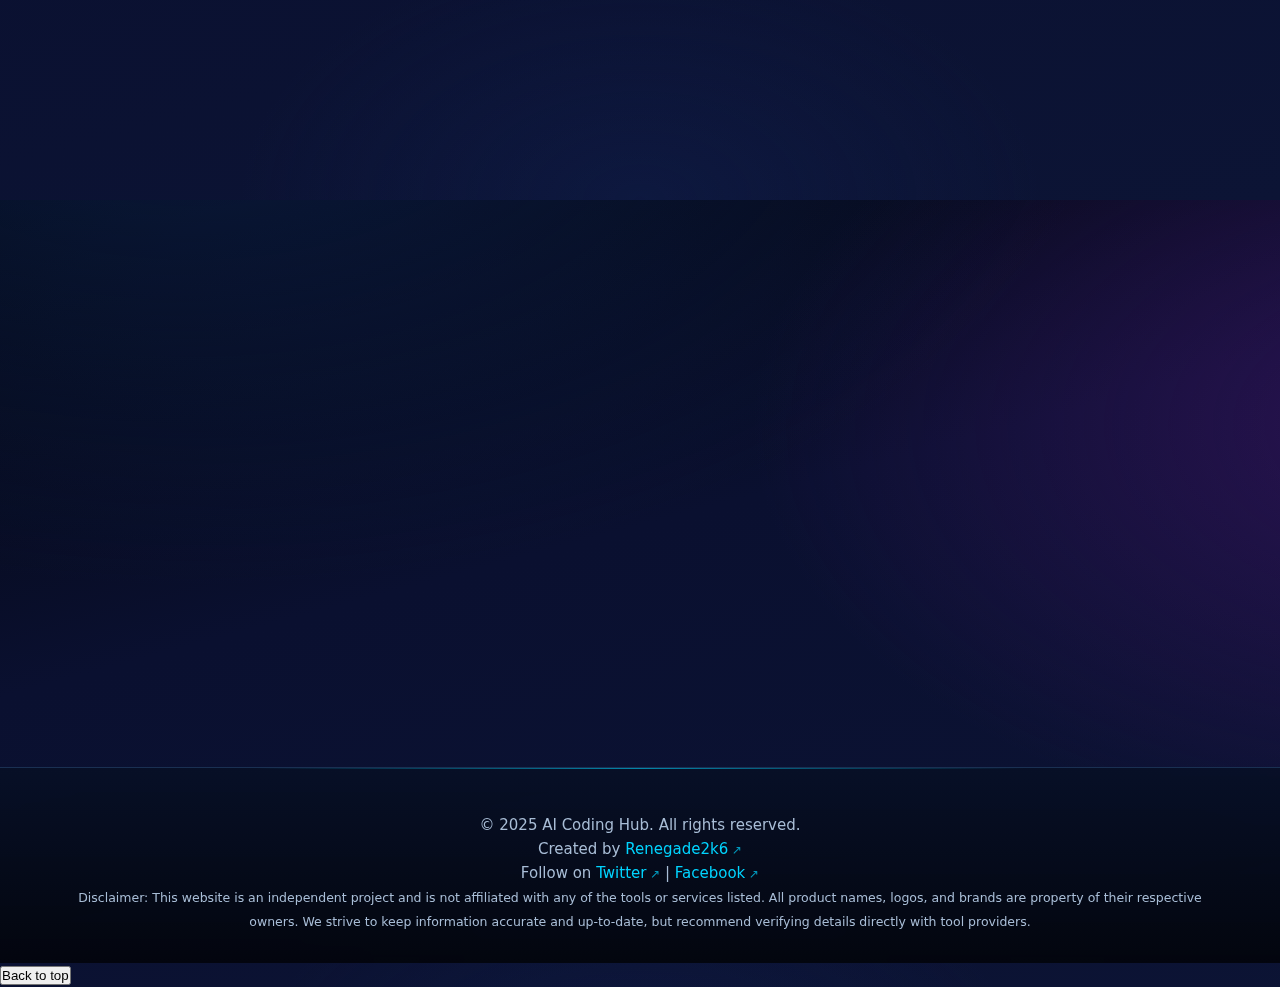
<file: pages/web-builders.html>
<!DOCTYPE html>
<html lang="en">
<head>
    <meta charset="UTF-8">
    <meta name="viewport" content="width=device-width, initial-scale=1.0">
    <meta name="description" content="AI Web Builders & Rapid Prototyping Tools - Build full-stack applications, generate UI components, and create prototypes with AI-powered development platforms.">
    <meta name="keywords" content="AI web builders, rapid prototyping, AI app builders, Bolt.new, v0.dev, Vercel AI, Claude Artifacts, Lovable, full-stack AI, UI generation">
    <meta name="author" content="Renegade2k6">
    <meta name="robots" content="index, follow">
    <meta property="og:title" content="AI Web Builders & Rapid Prototyping - AI Coding Hub">
    <meta property="og:description" content="Discover AI-powered web builders and rapid prototyping tools. Build full-stack apps, generate UI components, and create prototypes instantly.">
    <meta property="og:type" content="website">
    <meta property="og:url" content="https://ai-coding-hub.infy.uk/pages/web-builders.html">
    <meta property="og:image" content="https://ai-coding-hub.infy.uk/assets/web-builders-preview.jpg">
    <meta property="og:site_name" content="AI Coding Hub">
    <meta name="twitter:card" content="summary_large_image">
    <meta name="twitter:title" content="AI Web Builders & Rapid Prototyping - AI Coding Hub">
    <meta name="twitter:description" content="Discover AI-powered web builders and rapid prototyping tools. Build full-stack apps, generate UI components, and create prototypes instantly.">
    <meta name="twitter:image" content="https://ai-coding-hub.infy.uk/assets/web-builders-preview.jpg">
    <meta name="twitter:creator" content="@Renegade2k6">
    <link rel="icon" href="../assets/favicon.ico" type="image/x-icon">
    <title>AI Web Builders & Rapid Prototyping - AI Coding Hub</title>
    <link rel="stylesheet" href="../css/style.css">
    <link rel="canonical" href="https://ai-coding-hub.infy.uk/pages/web-builders.html">
</head>
<body>
    <a href="#main-content" class="skip-link">Skip to main content</a>
    <header>
        <div class="container">
            <div style="display: flex; gap: 14px; align-items: center;">
                <div class="logo" style="width: 44px; height: 44px; border-radius: 12px; position: relative; isolation: isolate; background: linear-gradient(180deg,#0f1d3e,#0a1328); box-shadow: inset 0 0 0 1px rgba(125,249,255,.25);" aria-hidden="true">
                    <div style="position: absolute; inset: -2px; border-radius: 14px; background: conic-gradient(from 210deg, var(--accent), var(--accent-2), #0cf, var(--accent)); filter: blur(10px); opacity: .7; z-index: -1;"></div>
                </div>
                <h1>AI Coding Hub</h1>
            </div>
            <nav>
                <ul>
                    <li><a href="../index.html">Home</a></li>
                    <li><a href="cli-tools.html">CLI Tools</a></li>
                    <li><a href="ides.html">AI IDEs</a></li>
                    <li><a href="extensions.html">VS Code Extensions</a></li>
                    <li><a href="local-runtimes.html">Local Runtimes</a></li>
                    <li><a href="rag-tools.html">RAG Tools</a></li>
                    <li><a href="agent-frameworks.html">Agent Frameworks</a></li>
                    <li><a href="model-providers.html">Model Providers</a></li>
                    <li><a href="browser-extensions.html">Browser Extensions</a></li>
                    <li><a href="mcp.html">MCP</a></li>
                    <li><a href="code-review.html">Code Review</a></li>
                    <li><a href="testing.html">Testing</a></li>
                    <li><a href="web-builders.html" class="active">Web Builders</a></li>
                    <li><a href="contact.html">Contact</a></li>
                </ul>
            </nav>
        </div>
    </header>

    <main id="main-content">
        <section class="hero">
            <div class="container">
                <h2>AI Web Builders & Rapid Prototyping</h2>
                <p>Build full-stack applications, generate UI components, and create prototypes with AI</p>
            </div>
        </section>

        <div class="divider"></div>

        <section class="content">
            <div class="container">
                <div class="category-intro">
                    <h3>AI-Powered Development Platforms</h3>
                    <p>Transform ideas into working applications and prototypes in minutes, not days</p>
                </div>

                <div class="tool-grid">
                    <div class="tool-card">
                        <h4>Bolt.new</h4>
                        <div class="tag">StackBlitz</div>
                        <p>AI-powered full-stack web application generator with instant deployment</p>
                        <div class="latency">⚡⚡⚡⚡⚡</div>
                        <div class="autonomy">High</div>
                        <ul>
                            <li>Full-stack app generation from prompts</li>
                            <li>Real-time preview and editing</li>
                            <li>Multiple framework support</li>
                            <li>Instant deployment capabilities</li>
                        </ul>
                        <a href="https://bolt.new" target="_blank" rel="noopener" class="btn btn-external">Visit Bolt.new</a>
                    </div>
                    
                    <div class="tool-card">
                        <h4>v0.dev</h4>
                        <div class="tag">Vercel</div>
                        <p>AI UI component generator with React and shadcn/ui integration</p>
                        <div class="latency">⚡⚡⚡⚡⚡</div>
                        <div class="autonomy">High</div>
                        <ul>
                            <li>React component generation</li>
                            <li>shadcn/ui integration</li>
                            <li>Tailwind CSS styling</li>
                            <li>Interactive component preview</li>
                        </ul>
                        <a href="https://v0.dev" target="_blank" rel="noopener" class="btn btn-external">Visit v0.dev</a>
                    </div>

                    <div class="tool-card">
                        <h4>Claude Artifacts</h4>
                        <div class="tag">Anthropic</div>
                        <p>Interactive prototypes and applications generated by Claude AI</p>
                        <div class="latency">⚡⚡⚡⚡</div>
                        <div class="autonomy">High</div>
                        <ul>
                            <li>Interactive web applications</li>
                            <li>Real-time code generation</li>
                            <li>Multiple output formats</li>
                            <li>Iterative development support</li>
                        </ul>
                        <a href="https://claude.ai" target="_blank" rel="noopener" class="btn btn-external">Visit Claude</a>
                    </div>

                    <div class="tool-card">
                        <h4>Lovable</h4>
                        <div class="tag">Lovable</div>
                        <p>AI-powered web app builder with full-stack development capabilities</p>
                        <div class="latency">⚡⚡⚡⚡</div>
                        <div class="autonomy">High</div>
                        <ul>
                            <li>Natural language to web app</li>
                            <li>Database and backend generation</li>
                            <li>Responsive design creation</li>
                            <li>One-click deployment</li>
                        </ul>
                        <a href="https://lovable.dev" target="_blank" rel="noopener" class="btn btn-external">Visit Lovable</a>
                    </div>

                    <div class="tool-card">
                        <h4>Replit Agent</h4>
                        <div class="tag">Replit</div>
                        <p>AI agent that builds and deploys full applications from natural language</p>
                        <div class="latency">⚡⚡⚡⚡</div>
                        <div class="autonomy">High</div>
                        <ul>
                            <li>End-to-end app development</li>
                            <li>Multi-language support</li>
                            <li>Real-time collaboration</li>
                            <li>Integrated hosting platform</li>
                        </ul>
                        <a href="https://replit.com/agent" target="_blank" rel="noopener" class="btn btn-external">Visit Replit Agent</a>
                    </div>

                    <div class="tool-card">
                        <h4>Builder.io</h4>
                        <div class="tag">Builder.io</div>
                        <p>AI-enhanced visual development platform with drag-and-drop interface</p>
                        <div class="latency">⚡⚡⚡</div>
                        <div class="autonomy">Medium</div>
                        <ul>
                            <li>Visual drag-and-drop editor</li>
                            <li>AI-powered design suggestions</li>
                            <li>Headless CMS integration</li>
                            <li>Multi-platform deployment</li>
                        </ul>
                        <a href="https://www.builder.io" target="_blank" rel="noopener" class="btn btn-external">Visit Builder.io</a>
                    </div>

                    <div class="tool-card">
                        <h4>Durable</h4>
                        <div class="tag">Durable</div>
                        <p>AI website builder that creates business websites in 30 seconds</p>
                        <div class="latency">⚡⚡⚡⚡⚡</div>
                        <div class="autonomy">High</div>
                        <ul>
                            <li>30-second website generation</li>
                            <li>Business-focused templates</li>
                            <li>AI copywriting integration</li>
                            <li>SEO optimization features</li>
                        </ul>
                        <a href="https://durable.co" target="_blank" rel="noopener" class="btn btn-external">Visit Durable</a>
                    </div>

                    <div class="tool-card">
                        <h4>Framer AI</h4>
                        <div class="tag">Framer</div>
                        <p>AI-powered design and prototyping tool with code generation</p>
                        <div class="latency">⚡⚡⚡⚡</div>
                        <div class="autonomy">Medium</div>
                        <ul>
                            <li>AI-generated designs from text</li>
                            <li>Interactive prototype creation</li>
                            <li>Component-based design system</li>
                            <li>Production-ready code export</li>
                        </ul>
                        <a href="https://www.framer.com" target="_blank" rel="noopener" class="btn btn-external">Visit Framer</a>
                    </div>
                </div>
            </div>
        </section>
    </main>

    <footer>
        <div class="container">
            <p>&copy; 2025 AI Coding Hub. All rights reserved.</p>
            <p>Created by <a href="https://www.patreon.com/renegade2k6UK" target="_blank" style="color: var(--accent); text-decoration: none;">Renegade2k6</a></p>
            <p>Follow on <a href="https://x.com/Renegade2k6News" target="_blank" style="color: var(--accent); text-decoration: none;">Twitter</a> | <a href="https://www.facebook.com/ren2k6" target="_blank" style="color: var(--accent); text-decoration: none;">Facebook</a></p>
            <div class="disclaimer">
                <p><small>Disclaimer: This website is an independent project and is not affiliated with any of the tools or services listed. All product names, logos, and brands are property of their respective owners. We strive to keep information accurate and up-to-date, but recommend verifying details directly with tool providers.</small></p>
            </div>
        </div>
    </footer>

    <script src="../js/card-enhancements.js"></script>
    <script src="../js/main.js"></script>
    <script src="../js/search.js"></script>
</body>
</html>
</file>
<file: css/style.css>
/* ====== THEME: Enhanced Futuristic Neon / Glass ====== */
:root {
  --bg0: #03050b;          /* deeper space */
  --bg1: #0a1030;          /* indigo */
  --bg2: #0c1435;          /* mid tone */
  --panel: #0b1326;        /* glass base */
  --panel-2: #0f1b36;      /* hover */
  --panel-3: #12203d;      /* active */
  --ink: #f0f7ff;          /* enhanced main text */
  --muted: #a8bdd6;        /* improved secondary text */
  --accent: #00d4ff;       /* enhanced neon cyan */
  --accent-2: #b084ff;     /* enhanced neon violet */
  --accent-3: #ff6b9d;     /* neon pink */
  --ok: #00ff94;           /* enhanced success */
  --warn: #ffb84d;         /* enhanced warning */
  --danger: #ff5757;       /* enhanced danger */
  --chip: #111b35;         /* tag pill */
  --border: #1a3052;       /* enhanced card border */
  --border-light: #2a4066; /* lighter border */
  --shadow: 0 20px 70px rgba(0, 0, 0, .6), inset 0 1px 0 rgba(125, 249, 255, .08);
  --shadow-hover: 0 25px 80px rgba(0, 0, 0, .7), inset 0 1px 0 rgba(125, 249, 255, .12);
  --glow: 0 0 20px rgba(0, 212, 255, .3);
  --glow-strong: 0 0 30px rgba(0, 212, 255, .5);
}

* {
  margin: 0;
  padding: 0;
  box-sizing: border-box;
}

html, body {
  height: 100%;
  background: 
    radial-gradient(1400px 800px at 15% -15%, rgba(11, 31, 74, .8) 0%, transparent 65%),
    radial-gradient(1200px 700px at 115% 25%, rgba(58, 19, 97, .7) 0%, transparent 60%),
    radial-gradient(800px 500px at 50% 100%, rgba(16, 32, 80, .4) 0%, transparent 50%),
    linear-gradient(165deg, var(--bg0) 0%, var(--bg1) 40%, var(--bg2) 100%);
  color: var(--ink);
  font: 15px/1.6 Inter, ui-sans-serif, system-ui, "Segoe UI", Roboto, "Helvetica Neue", Arial, sans-serif;
  font-weight: 400;
  -webkit-font-smoothing: antialiased;
  -moz-osx-font-smoothing: grayscale;
}

body {
  line-height: 1.6;
}

.container {
  max-width: 1200px;
  margin: 0 auto;
  padding: 0 20px;
  overflow: hidden; /* Prevent horizontal scrollbar on whole page */
}

/* Adjust header container for better navigation spacing */
header .container {
  display: flex;
  flex-direction: row;
  justify-content: space-between;
  align-items: center;
  flex-wrap: wrap;
  gap: 1rem;
  width: 100%; /* Ensure full width */
  max-width: 100%; /* Prevent overflow */
}

/* Header and Navigation */
header {
  background: rgba(8, 16, 35, .85);
  border-bottom: 1px solid var(--border);
  padding: 1rem 0;
  position: sticky;
  top: 0;
  z-index: 100;
  backdrop-filter: blur(16px) saturate(180%);
  box-shadow: 0 8px 32px rgba(0, 0, 0, .4);
}

header .container {
  display: flex;
  flex-direction: row;
  justify-content: space-between;
  align-items: center;
  flex-wrap: wrap;
  gap: 1rem;
}

header h1 {
  font-size: clamp(22px, 4.5vw, 38px);
  margin: 0;
  letter-spacing: .2px;
  color: var(--ink);
}

/* Media query specifically for fixing the logo and navigation alignment */
@media (max-width: 950px) {
  header .container {
    flex-direction: column;
    align-items: flex-start;
  }
  
  nav {
    width: 100%;
    overflow-x: auto;
  }
}

nav ul {
  display: flex;
  list-style: none;
  gap: 8px;
  flex-wrap: nowrap; /* Prevent wrapping */
  align-items: center;
  margin-top: 14px;
  justify-content: flex-start;
  overflow-x: auto; /* Add horizontal scrolling if needed */
  padding-bottom: 5px; /* Add space for scrollbar */
  min-width: min-content; /* Ensure navigation takes minimum space needed for content */
}

nav li {
  flex-shrink: 0;
  white-space: nowrap; /* Prevent text wrapping */
}

nav a {
  display: block;
  color: var(--muted);
  text-decoration: none;
  padding: 0.5rem 1rem;
  border-radius: 8px;
  transition: all 0.3s ease;
  font-weight: 500;
  white-space: nowrap; /* Prevent text wrapping */
  min-width: max-content; /* Ensure link takes minimum space needed for text */
}

nav a:hover {
  color: var(--ink);
  background: rgba(125, 249, 255, 0.1);
}

nav a.active {
  color: var(--accent);
  background: rgba(125, 249, 255, 0.15);
  box-shadow: 0 0 0 1px rgba(125, 249, 255, 0.3);
}

/* Ensure proper spacing for navigation items */
@media (min-width: 769px) {
  nav ul {
    overflow-x: visible; /* No scrolling on larger screens */
    padding-bottom: 0; /* No scrollbar padding needed */
    flex-wrap: nowrap; /* Ensure no wrapping on larger screens */
  }
  
  nav li {
    flex-shrink: 1;
  }
}

/* Adjust nav for medium screens where overlap happens */
@media (max-width: 1200px) and (min-width: 951px) {
  nav ul {
    flex-wrap: nowrap; /* Prevent wrapping */
    overflow-x: auto; /* Add horizontal scrolling if needed */
    padding-bottom: 5px; /* Add space for scrollbar */
  }
  
  nav li {
    flex-shrink: 0;
  }
  
  header .container {
    flex-direction: row; /* Keep header items in a row */
    align-items: center;
  }
}

/* Adjust nav for medium screens where overlap happens */
@media (max-width: 1100px) and (min-width: 769px) {
  nav ul {
    justify-content: flex-start;
    overflow-x: auto;
    padding-bottom: 5px;
    flex-wrap: nowrap; /* Ensure no wrapping on medium screens */
  }
  
  nav li {
    flex-shrink: 0;
  }
  
  header .container {
    flex-direction: row; /* Keep header items in a row */
    align-items: center;
  }
}

/* Ensure proper spacing on larger screens */
@media (min-width: 1201px) {
  nav ul {
    gap: 12px; /* Increase gap between items on larger screens */
  }
  
  nav a {
    padding: 0.6rem 1.2rem; /* Slightly increase padding on larger screens */
  }
}

/* Hero Section */
.hero {
  padding: 4rem 0;
  text-align: center;
}

.hero h2 {
  font-size: 2.5rem;
  margin-bottom: 1rem;
  color: var(--ink);
}

.hero p {
  font-size: 1.2rem;
  color: var(--muted);
  max-width: 800px;
  margin: 0 auto;
}

/* Category Cards */
.categories {
  padding: 2rem 0;
}

.categories .container {
  display: grid;
  grid-template-columns: repeat(auto-fit, minmax(250px, 1fr));
  gap: 2rem;
}

.category-card {
  background: linear-gradient(145deg, rgba(12, 20, 44, .8), rgba(8, 14, 30, .7));
  border: 1px solid var(--border);
  border-radius: 20px;
  padding: 2.5rem;
  text-align: center;
  transition: all 0.4s cubic-bezier(0.25, 0.46, 0.45, 0.94);
  opacity: 0;
  transform: translateY(20px);
  box-shadow: var(--shadow);
  position: relative;
  backdrop-filter: blur(12px);
}

.category-card::before {
  content: "";
  position: absolute;
  inset: -2px;
  border-radius: 22px;
  background: conic-gradient(from 135deg, rgba(0, 212, 255, .2), rgba(176, 132, 255, .2), rgba(255, 107, 157, .15), rgba(0, 212, 255, .2));
  filter: blur(20px);
  opacity: .8;
  z-index: -1;
}

.category-card:hover {
  transform: translateY(-8px) scale(1.02);
  border-color: rgba(0, 212, 255, .6);
  background: linear-gradient(145deg, rgba(14, 24, 52, .9), rgba(9, 16, 34, .85));
  box-shadow: var(--shadow-hover), var(--glow);
}

.category-card h3 {
  font-size: 1.5rem;
  margin-bottom: 1rem;
  color: var(--ink);
}

.category-card p {
  color: var(--muted);
  margin-bottom: 1.5rem;
}

/* Buttons */
.btn {
  display: inline-block;
  background: linear-gradient(135deg, rgba(10, 18, 40, .7), rgba(8, 14, 32, .8));
  color: var(--ink);
  padding: 0.875rem 1.75rem;
  border-radius: 14px;
  text-decoration: none;
  font-weight: 600;
  transition: all 0.4s cubic-bezier(0.25, 0.46, 0.45, 0.94);
  border: 1px solid rgba(0, 212, 255, .4);
  cursor: pointer;
  text-align: center;
  position: relative;
  backdrop-filter: blur(8px);
  overflow: hidden;
}

.btn:hover {
  background: linear-gradient(135deg, rgba(14, 26, 56, .9), rgba(12, 21, 48, .95));
  box-shadow: 0 12px 40px rgba(0, 0, 0, .5), 0 0 0 1px rgba(0, 212, 255, .4) inset, var(--glow);
  color: var(--accent);
  transform: translateY(-3px) scale(1.05);
  border-color: rgba(0, 212, 255, .7);
}

.btn::before {
  content: "";
  position: absolute;
  top: 0;
  left: -100%;
  width: 100%;
  height: 100%;
  background: linear-gradient(90deg, transparent, rgba(0, 212, 255, .1), transparent);
  transition: left 0.6s ease;
}

.btn:hover::before {
  left: 100%;
}

.btn-primary {
  border-color: rgba(125, 249, 255, .45);
  position: relative;
}

.btn-primary::after {
  content: "";
  position: absolute;
  inset: -2px;
  border-radius: 12px;
  background: conic-gradient(from 80deg, rgba(125, 249, 255, .7), rgba(167, 139, 250, .6), rgba(125, 249, 255, .7));
  filter: blur(10px);
  opacity: .35;
  z-index: -1;
}

/* Enhanced Featured Section */
.featured {
  padding: 4rem 0;
  position: relative;
  background: linear-gradient(135deg, rgba(0, 212, 255, .02), rgba(176, 132, 255, .02));
  border-radius: 24px;
  margin: 2rem 0;
}

.featured::before {
  content: "";
  position: absolute;
  inset: -2px;
  border-radius: 26px;
  background: conic-gradient(from 45deg, rgba(0, 212, 255, .1), rgba(176, 132, 255, .1), rgba(255, 107, 157, .08), rgba(0, 212, 255, .1));
  filter: blur(25px);
  opacity: .6;
  z-index: -1;
}

.featured h2 {
  text-align: center;
  font-size: 2.5rem;
  margin-bottom: 1rem;
  color: var(--ink);
  background: linear-gradient(135deg, var(--accent), var(--accent-2), var(--accent-3));
  -webkit-background-clip: text;
  -webkit-text-fill-color: transparent;
  background-clip: text;
  text-shadow: 0 0 30px rgba(0, 212, 255, .3);
  position: relative;
}

.featured-subtitle {
  text-align: center;
  font-size: 1.1rem;
  color: var(--muted);
  max-width: 600px;
  margin: 0 auto 3rem;
  line-height: 1.7;
}

/* Content Sections */
.content {
  padding: 2rem 0 4rem;
}

.category-intro {
  margin-bottom: 2rem;
  text-align: center;
}

.category-intro h3 {
  font-size: 1.8rem;
  margin-bottom: 0.5rem;
  color: var(--ink);
}

.category-intro p {
  color: var(--muted);
  max-width: 800px;
  margin: 0 auto;
}

/* Tool Grid */
.tool-grid {
  display: grid;
  grid-template-columns: repeat(auto-fit, minmax(280px, 1fr));
  gap: 2rem;
  margin-bottom: 3rem;
}

.tool-card {
  background: linear-gradient(145deg, rgba(12, 20, 44, .8), rgba(8, 14, 30, .7));
  border: 1px solid var(--border);
  border-radius: 18px;
  padding: 2rem;
  transition: all 0.4s cubic-bezier(0.25, 0.46, 0.45, 0.94);
  opacity: 0;
  transform: translateY(20px);
  display: flex;
  flex-direction: column;
  height: 100%;
  box-shadow: var(--shadow);
  position: relative;
  backdrop-filter: blur(12px);
}

.tool-card::before {
  content: "";
  position: absolute;
  inset: -2px;
  border-radius: 20px;
  background: conic-gradient(from 120deg, rgba(0, 212, 255, .18), rgba(176, 132, 255, .18), rgba(255, 107, 157, .12), rgba(0, 212, 255, .18));
  filter: blur(18px);
  opacity: .75;
  z-index: -1;
}

.tool-card:hover {
  transform: translateY(-6px) scale(1.01);
  border-color: rgba(0, 212, 255, .6);
  background: linear-gradient(145deg, rgba(14, 24, 52, .9), rgba(9, 16, 34, .85));
  box-shadow: var(--shadow-hover), var(--glow);
}

.tool-card h4 {
  font-size: 1.25rem;
  margin-bottom: 0.5rem;
  color: var(--ink);
}

.tool-card .tag {
  display: inline-block;
  background: var(--chip);
  color: #b6c7dc;
  padding: 0.25rem 0.5rem;
  border-radius: 999px;
  font-size: 0.8rem;
  margin-bottom: 1rem;
  border: 1px solid #2a3a50;
}

.tool-card p {
  color: var(--muted);
  margin-bottom: 1rem;
  flex-grow: 1;
}

.tool-card ul {
  list-style-type: none;
  padding-left: 0;
  margin-bottom: 1rem;
  flex-grow: 1;
}

.tool-card ul li {
  position: relative;
  padding-left: 1.5rem;
  margin-bottom: 0.5rem;
  color: var(--muted);
}

.tool-card ul li:before {
  content: "•";
  color: var(--accent);
  position: absolute;
  left: 0;
}

.tool-card .latency {
  color: var(--accent);
  font-weight: bold;
  margin: 0.5rem 0 0.25rem;
  font-size: 1.1rem;
  text-shadow: 0 0 10px rgba(0, 212, 255, .4);
  letter-spacing: 2px;
  position: relative;
}

.tool-card .latency::before {
  content: "Speed: ";
  opacity: 0.8;
  font-weight: 500;
  letter-spacing: normal;
  font-size: 0.85rem;
  margin-right: 0.5rem;
}

.tool-card .autonomy {
  display: inline-block;
  background: linear-gradient(135deg, rgba(0, 255, 148, 0.15), rgba(0, 212, 255, 0.1));
  color: var(--ok);
  padding: 0.3rem 0.75rem;
  border-radius: 12px;
  font-size: 0.85rem;
  font-weight: 600;
  margin: 0.25rem 0 1rem;
  border: 1px solid rgba(0, 255, 148, .3);
  text-transform: uppercase;
  letter-spacing: 0.5px;
  position: relative;
}

.tool-card .autonomy::before {
  content: "Autonomy: ";
  opacity: 0.8;
  font-weight: 500;
  text-transform: none;
  letter-spacing: normal;
}

.tool-card .autonomy.medium {
  background: linear-gradient(135deg, rgba(255, 184, 77, 0.15), rgba(255, 159, 11, 0.1));
  color: var(--warn);
  border-color: rgba(255, 184, 77, .3);
}

.tool-card .autonomy.low {
  background: linear-gradient(135deg, rgba(255, 87, 87, 0.15), rgba(239, 68, 68, 0.1));
  color: var(--danger);
  border-color: rgba(255, 87, 87, .3);
}

/* Performance indicators layout */
.performance-indicators {
  display: flex;
  align-items: center;
  gap: 1rem;
  margin: 0.75rem 0;
  padding: 0.5rem 0;
  border-bottom: 1px solid rgba(125, 249, 255, .1);
}

.tool-card .btn {
  margin-top: auto;
  width: 100%;
  text-align: center;
}

/* Enhanced Featured Tool Cards */
.featured-tool {
  position: relative;
  overflow: hidden;
}

.featured-tool::after {
  content: "✨";
  position: absolute;
  top: 1rem;
  right: 1rem;
  font-size: 1.2rem;
  opacity: .7;
  animation: sparkle 2s ease-in-out infinite alternate;
}

@keyframes sparkle {
  from { transform: scale(1) rotate(0deg); opacity: .7; }
  to { transform: scale(1.2) rotate(360deg); opacity: 1; }
}

.featured-tag {
  background: linear-gradient(135deg, rgba(0, 212, 255, .2), rgba(176, 132, 255, .2));
  border-color: rgba(0, 212, 255, .4);
  color: var(--accent);
  font-weight: 600;
  position: relative;
}

.featured-tag::before {
  content: "";
  position: absolute;
  inset: -1px;
  border-radius: inherit;
  background: linear-gradient(135deg, var(--accent), var(--accent-2));
  opacity: .2;
  z-index: -1;
}

/* Featured Section CTA */
.featured-cta {
  text-align: center;
  margin-top: 3rem;
  padding: 2rem;
  background: linear-gradient(135deg, rgba(0, 212, 255, .04), rgba(176, 132, 255, .04));
  border: 1px solid rgba(0, 212, 255, .2);
  border-radius: 16px;
  position: relative;
}

.featured-cta::before {
  content: "";
  position: absolute;
  inset: -1px;
  border-radius: 17px;
  background: linear-gradient(135deg, rgba(0, 212, 255, .1), rgba(176, 132, 255, .1));
  filter: blur(12px);
  opacity: .5;
  z-index: -1;
}

.featured-cta p {
  font-size: 1.1rem;
  color: var(--muted);
  margin: 0;
}

.cta-link {
  color: var(--accent);
  text-decoration: none;
  font-weight: 600;
  position: relative;
  transition: all 0.3s ease;
  padding: 0.25rem 0.5rem;
  border-radius: 6px;
}

.cta-link:hover {
  color: var(--accent-2);
  background: rgba(0, 212, 255, .1);
  text-shadow: 0 0 10px rgba(0, 212, 255, .5);
}

.cta-link::after {
  content: "→";
  margin-left: 0.5rem;
  transition: transform 0.3s ease;
}

.cta-link:hover::after {
  transform: translateX(4px);
}

/* External Link Buttons */
.btn-external {
  position: relative;
  background: linear-gradient(135deg, rgba(0, 212, 255, .1), rgba(176, 132, 255, .1));
  border-color: rgba(0, 212, 255, .5);
}

.btn-external::after {
  content: "🔗";
  margin-left: 0.5rem;
  opacity: .8;
  transition: all 0.3s ease;
}

.btn-external:hover {
  background: linear-gradient(135deg, rgba(0, 212, 255, .2), rgba(176, 132, 255, .2));
  border-color: rgba(0, 212, 255, .7);
  transform: translateY(-3px) scale(1.05);
  box-shadow: 0 12px 40px rgba(0, 0, 0, .5), 0 0 0 1px rgba(0, 212, 255, .4) inset, var(--glow);
}

.btn-external:hover::after {
  transform: scale(1.2);
  opacity: 1;
}

/* General external link styling for all external links */
a[target="_blank"]:not(.btn):not(.cta-link) {
  position: relative;
}

a[target="_blank"]:not(.btn):not(.cta-link)::after {
  content: "↗";
  display: inline-block;
  margin-left: 0.25rem;
  font-size: 0.8em;
  opacity: .7;
  transition: all 0.2s ease;
}

a[target="_blank"]:not(.btn):not(.cta-link):hover::after {
  opacity: 1;
  transform: translateY(-1px);
}

/* Tool card enhancements for better link visibility */
.tool-card {
  position: relative;
}

.tool-card[data-clickable="true"] {
  cursor: pointer;
  transition: all 0.3s ease;
}

.tool-card[data-clickable="true"]:hover {
  transform: translateY(-8px) scale(1.02);
  border-color: rgba(0, 212, 255, .7);
  box-shadow: var(--shadow-hover), var(--glow);
}

.tool-card[data-clickable="true"]:focus {
  outline: 2px solid var(--accent);
  outline-offset: 2px;
  transform: translateY(-8px) scale(1.02);
}

/* Make entire card clickable area for better UX */
.tool-card a.btn {
  z-index: 2;
  position: relative;
}

/* Loading state for external links */
.btn.loading {
  opacity: 0.7;
  pointer-events: none;
}

/* Enhanced button states for better feedback */
.btn:active {
  transform: translateY(-1px) scale(0.98);
}

.btn-external:active {
  transform: translateY(-1px) scale(0.98);
}

/* Contact Page Styles */
.contact-content {
  display: grid;
  grid-template-columns: repeat(auto-fit, minmax(280px, 1fr));
  gap: 2rem;
  margin-bottom: 3rem;
}

.contact-card {
  background: linear-gradient(180deg, rgba(12, 20, 44, .7), rgba(8, 14, 30, .65));
  border: 1px solid var(--border);
  border-radius: 16px;
  padding: 1.5rem;
  transition: all 0.3s ease;
  box-shadow: var(--shadow);
  position: relative;
}

.contact-card::before {
  content: "";
  position: absolute;
  inset: -1px;
  border-radius: 16px;
  background: conic-gradient(from 90deg, rgba(125, 249, 255, .15), rgba(167, 139, 250, .15), transparent 50%, rgba(125, 249, 255, .15));
  filter: blur(16px);
  opacity: .7;
  z-index: -1;
}

.contact-card:hover {
  border-color: rgba(125, 249, 255, .45);
  background: linear-gradient(180deg, rgba(14, 24, 52, .85), rgba(9, 16, 34, .8));
}

.contact-card h4 {
  font-size: 1.5rem;
  margin-bottom: 1rem;
  color: var(--ink);
}

.contact-card p {
  color: var(--muted);
  margin-bottom: 1rem;
}

.contact-card ul {
  list-style-type: none;
  padding-left: 0;
}

.contact-card ul li {
  margin-bottom: 0.5rem;
}

.contact-card ul li a {
  color: var(--accent);
  text-decoration: none;
  transition: color 0.3s ease;
}

.contact-card ul li a:hover {
  color: #fff;
  text-decoration: underline;
}

.contact-card a {
  color: var(--accent);
  text-decoration: none;
  transition: color 0.3s ease;
}

.contact-card a:hover {
  color: #fff;
  text-decoration: underline;
}

.disclaimer-content {
  background: linear-gradient(180deg, rgba(12, 20, 44, .7), rgba(8, 14, 30, .65));
  border: 1px solid var(--border);
  border-radius: 16px;
  padding: 1.5rem;
  box-shadow: var(--shadow);
  position: relative;
  margin-top: 1rem;
}

.disclaimer-content::before {
  content: "";
  position: absolute;
  inset: -1px;
  border-radius: 16px;
  background: conic-gradient(from 90deg, rgba(125, 249, 255, .15), rgba(167, 139, 250, .15), transparent 50%, rgba(125, 249, 255, .15));
  filter: blur(16px);
  opacity: .7;
  z-index: -1;
}

.disclaimer-content p {
  color: var(--muted);
  margin-bottom: 1rem;
}

.disclaimer-content p:last-child {
  margin-bottom: 0;
}

/* Footer */
footer {
  background: linear-gradient(180deg, rgba(8, 16, 35, .9), rgba(3, 5, 11, .95));
  border-top: 1px solid var(--border);
  padding: 3rem 0 2rem;
  text-align: center;
  margin-top: 4rem;
  backdrop-filter: blur(16px) saturate(180%);
  position: relative;
}

footer::before {
  content: "";
  position: absolute;
  top: 0;
  left: 50%;
  transform: translateX(-50%);
  width: 60%;
  height: 1px;
  background: linear-gradient(90deg, transparent, rgba(0, 212, 255, .6), transparent);
}

footer p {
  color: var(--muted);
}

/* Divider */
.divider {
  height: 1px;
  background: linear-gradient(90deg, transparent, rgba(0, 212, 255, .6), rgba(176, 132, 255, .5), transparent);
  opacity: .8;
  margin: 24px 0;
  will-change: transform;
}

/* Performance optimizations */
.category-card,
.tool-card,
.btn {
  will-change: transform, box-shadow;
  contain: layout style paint;
}

.category-card::before,
.tool-card::before {
  will-change: opacity, filter;
}

/* Accessibility improvements */
@media (prefers-reduced-motion: reduce) {
  *,
  *::before,
  *::after {
    animation-duration: 0.01ms !important;
    animation-iteration-count: 1 !important;
    transition-duration: 0.01ms !important;
    scroll-behavior: auto !important;
  }
  
  .category-card,
  .tool-card {
    transform: none !important;
  }
}

/* Focus indicators */
*:focus {
  outline: 2px solid var(--accent);
  outline-offset: 2px;
}

/* Skip to main content link */
.skip-link {
  position: absolute;
  top: -40px;
  left: 6px;
  background: var(--accent);
  color: var(--bg0);
  padding: 8px;
  text-decoration: none;
  border-radius: 4px;
  z-index: 1000;
}

.skip-link:focus {
  top: 6px;
}

/* High contrast mode support */
@media (prefers-contrast: high) {
  :root {
    --border: #4a90e2;
    --accent: #00ff00;
    --accent-2: #ff00ff;
  }
}

/* Low-end device optimizations */
.reduced-animations * {
  animation: none !important;
  transition: none !important;
}

.reduced-animations .category-card::before,
.reduced-animations .tool-card::before {
  display: none;
}

.reduced-animations .btn::before {
  display: none;
}

/* Dark mode support */
@media (prefers-color-scheme: dark) {
  :root {
    --ink: #f8fafc;
    --muted: #b8c5d9;
  }
}

/* Print styles */
@media print {
  header,
  footer,
  nav,
  .search-container {
    display: none !important;
  }
  
  .category-card,
  .tool-card {
    break-inside: avoid;
    box-shadow: none !important;
    border: 1px solid #ccc !important;
    background: white !important;
    color: black !important;
  }
  
  body {
    background: white !important;
    color: black !important;
  }
}

/* Responsive Design */
@media (max-width: 768px) {
  nav ul {
    flex-direction: column;
    gap: 0.5rem;
  }
  
  .hero h2 {
    font-size: 2rem;
  }
  
  .categories .container {
    grid-template-columns: 1fr;
  }
  
  .tool-grid {
    grid-template-columns: 1fr;
  }
  
  header h1 {
    font-size: 1.5rem;
  }
  
  .featured {
    margin: 1rem 0;
    padding: 2rem 0;
    border-radius: 16px;
  }
  
  .featured h2 {
    font-size: 2rem;
  }
  
  .featured-subtitle {
    font-size: 1rem;
    margin-bottom: 2rem;
  }
  
  .featured-cta {
    padding: 1.5rem;
    margin-top: 2rem;
  }
  
  .featured-cta p {
    font-size: 1rem;
  }
}

@media (prefers-reduced-motion: reduce) {
  .sparkle,
  .featured-tool::after {
    animation: none !important;
  }
}
</file>
